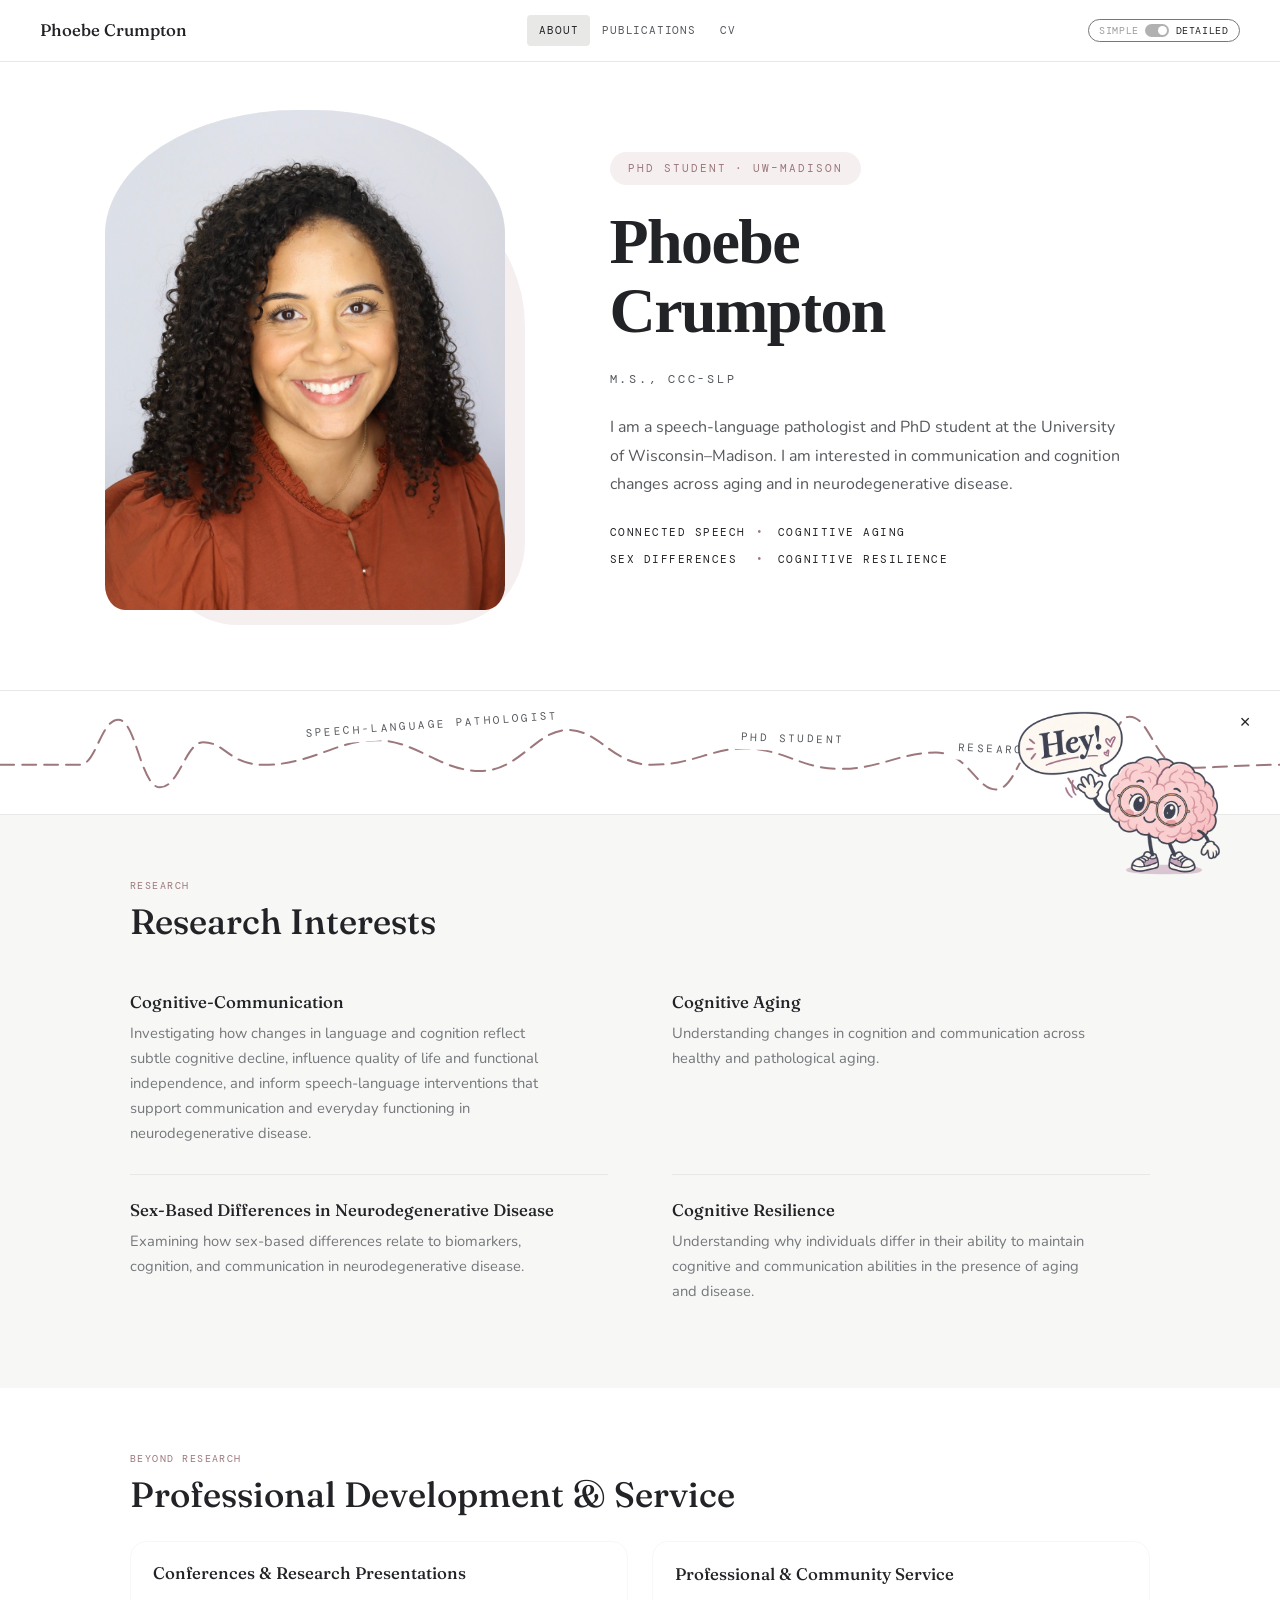
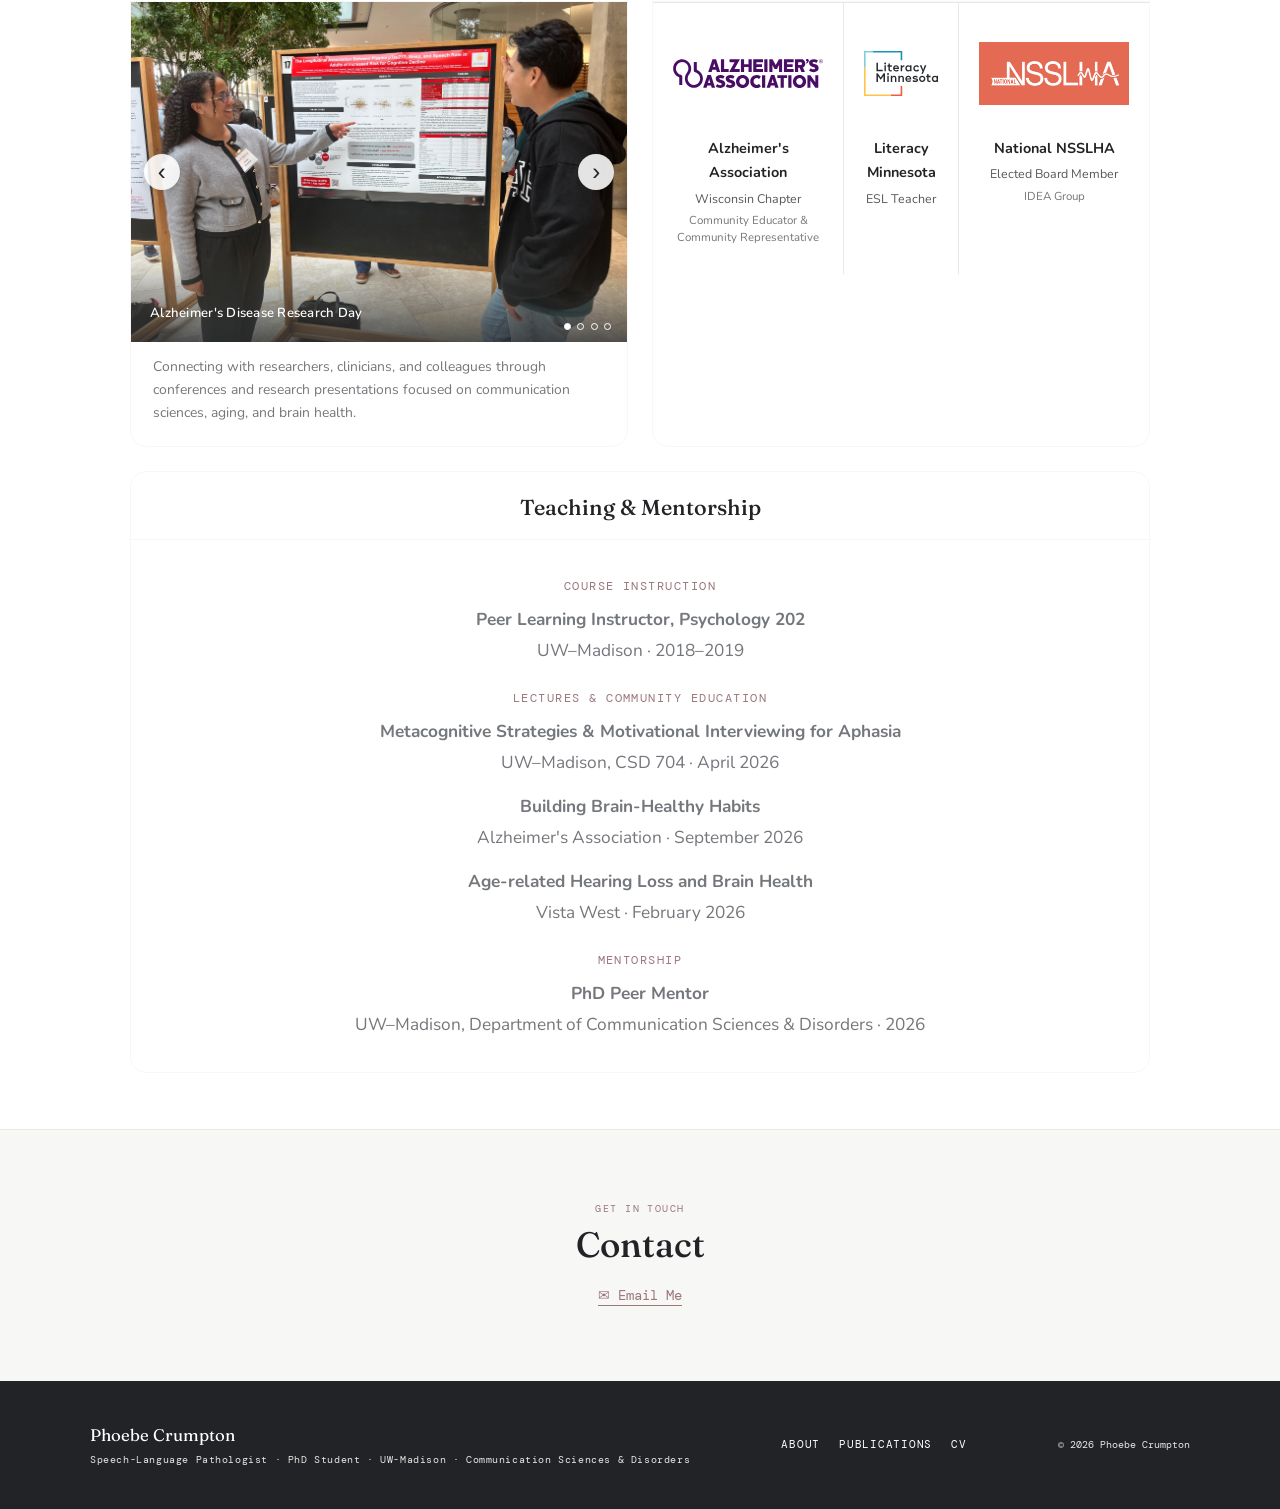
<file: index.html>
<!DOCTYPE html>
<html lang="en">
<head>
<meta charset="UTF-8"/>
<meta name="viewport" content="width=device-width, initial-scale=1.0"/>
<meta name="description" content="Phoebe Crumpton — Speech-language pathologist and PhD Student at UW-Madison researching connected speech, cognitive-communication, and Alzheimer's disease."/>
<title>Phoebe Crumpton</title>
<link rel="icon" type="image/png" href="images/GitHubFavicon.png">
<link rel="preconnect" href="https://fonts.googleapis.com"/>
<link href="https://fonts.googleapis.com/css2?family=Fraunces:ital,opsz,wght@0,9..144,300;0,9..144,500;0,9..144,700;1,9..144,400;1,9..144,600&family=Nunito:wght@300;400;500;600&family=DM+Mono:wght@300;400&display=swap" rel="stylesheet"/>
<script>if(localStorage.getItem('lang-mode')==='simple')document.documentElement.classList.add('simple-mode');</script>
<style>
  /* FINAL RESEARCH INTEREST STYLING */
.r-grid {
  display: grid !important;
  grid-template-columns: repeat(2, minmax(0, 1fr)) !important;
  gap: 0 4rem !important;
}

.r-card {
  background: transparent !important;
  border: none !important;
  border-radius: 0 !important;
  box-shadow: none !important;
  padding: 1.5rem 0 1.75rem !important;
  overflow: visible !important;
  transform: none !important;
}

.r-card::after {
  display: none !important;
  content: none !important;
}

.r-card:hover {
  transform: none !important;
  box-shadow: none !important;
}

.r-num {
  display: none !important;
}

.r-title {
  font-family: 'Fraunces', serif !important;
  font-size: 1.05rem !important;
  font-weight: 500 !important;
  color: var(--moss) !important;
  margin-bottom: .4rem !important;
}

.r-desc {
  font-family: 'Nunito', sans-serif !important;
  font-size: .92rem !important;
  line-height: 1.7 !important;
  color: var(--text-soft) !important;
  max-width: 48ch;
}

.r-card:nth-child(-n+2) {
  border-bottom: 1px solid var(--moss-pale) !important;
}

@media (max-width: 700px) {
  .r-grid {
    grid-template-columns: 1fr !important;
  }

  .r-card {
    border-bottom: 1px solid var(--moss-pale) !important;
  }
}
  
 :root {
  /* Editorial / minimalist palette */
  --moss:#222326;
  --moss-mid:#74777B;
  --moss-light:#9C777C;
  --moss-pale:#E8E8E6;
  --moss-mist:#F7F7F5;
  --cream:#FFFFFF;
  --cream-dark:#F7F7F5;
  --sand:#E8E8E6;
  --terra:#9C777C;
  --terra-pale:#F5EFF0;
  --amber:#9C777C;
  --text:#222326;
  --text-mid:#55585C;
  --text-soft:#74777B;
  --white:#FFFFFF;
  --focus:#9C777C;
}
*,*::before,*::after{box-sizing:border-box;margin:0;padding:0;}
html{scroll-behavior:smooth;}
body{font-family:'Nunito',sans-serif;background:var(--cream);color:var(--text);line-height:1.7;min-height:100vh;}

/* LANGUAGE TOGGLE */
.lang-simple{display:none;}
.simple-mode .lang-academic{display:none;}
.simple-mode .lang-simple{display:inline;}
.simple-mode div.lang-simple{display:block;}
.lang-toggle-btn{display:inline-flex;align-items:center;gap:.4rem;background:none;border:1.5px solid var(--moss-mid);border-radius:20px;padding:.28rem .65rem;font-family:'DM Mono',monospace;font-size:.65rem;letter-spacing:.06em;text-transform:uppercase;cursor:pointer;color:var(--moss);transition:background .18s,color .18s,border-color .18s;white-space:nowrap;flex-shrink:0;}
.lang-toggle-btn:hover{background:var(--moss-mist);border-color:var(--moss);}
.lang-toggle-btn[aria-checked="true"]{background:var(--moss);color:var(--white);border-color:var(--moss);}
.lang-toggle-track{width:24px;height:13px;border-radius:7px;background:currentColor;opacity:.35;position:relative;flex-shrink:0;transition:opacity .18s;}
.lang-toggle-btn[aria-checked="true"] .lang-toggle-track{opacity:.7;}
.lang-toggle-thumb{position:absolute;top:2px;left:13px;width:9px;height:9px;border-radius:50%;background:white;transition:left .18s;box-shadow:0 1px 3px rgba(0,0,0,.25);}
.lang-toggle-btn[aria-checked="true"] .lang-toggle-thumb{left:2px;}
.lang-toggle-label{transition:opacity .18s;}
.lang-toggle-detailed{opacity:1;}
.lang-toggle-simple{opacity:0.45;}
.lang-toggle-btn[aria-checked="true"] .lang-toggle-detailed{opacity:0.45;}
.lang-toggle-btn[aria-checked="true"] .lang-toggle-simple{opacity:1;}
@media(max-width:760px){.lang-toggle-btn{font-size:.58rem;padding:.22rem .5rem;}}

/* SKIP */
.skip{position:absolute;top:-100%;left:1rem;z-index:9999;background:var(--moss);color:#fff;padding:.5rem 1rem;border-radius:0 0 4px 4px;font-size:.9rem;text-decoration:none;transition:top .2s;}
.skip:focus{top:0;}
:focus-visible{outline:3px solid var(--focus);outline-offset:3px;border-radius:3px;}

/* NAV */
.main-nav{position:sticky;top:0;z-index:200;background:rgba(255,255,255,0.94);backdrop-filter:blur(14px);border-bottom:1.5px solid var(--sand);padding:0 2.5rem;height:62px;display:flex;align-items:center;justify-content:space-between;}
.nav-brand{font-family:'Fraunces',serif;font-size:1.05rem;font-weight:500;color:var(--moss);text-decoration:none;}
.nav-list{display:flex;gap:0;list-style:none;align-items:center;}
.nav-list li{list-style:none;display:flex;align-items:center;}
.nav-list li+li::before{content:'·';color:var(--text-soft);font-size:.9rem;padding:0 .15rem;}
.nav-list a{font-family:'DM Mono',monospace;font-size:.7rem;letter-spacing:.07em;text-transform:uppercase;color:var(--text-mid);text-decoration:none;padding:.4rem .75rem;border-radius:4px;transition:background .18s,color .18s;}
.nav-list a:hover{background:var(--moss-mist);color:var(--moss);}
.nav-list a.active{background:var(--moss-pale);color:var(--moss);}
.main-nav-toggle{display:none;background:none;border:1.5px solid var(--moss-pale);border-radius:4px;padding:.4rem .6rem;cursor:pointer;color:var(--moss);font-size:1.1rem;line-height:1;flex-shrink:0;}
.main-nav-toggle:focus-visible{outline:3px solid var(--focus);outline-offset:2px;}

/* HERO */
.hero{max-width:1100px;margin:0 auto;padding:4rem 2.5rem 3rem;display:grid;grid-template-columns:220px 1fr;gap:3.5rem;align-items:center;}
.photo-col{position:relative;display:flex;justify-content:center;}
.photo-wrap{position:relative;width:210px;height:255px;animation:photoFloat 5.5s ease-in-out infinite;}
.photo-ring{position:absolute;inset:0;border-radius:18px;background:var(--terra-pale);border:2.5px solid var(--terra);transform:translate(11px,11px);pointer-events:none;z-index:0;}
.photo-frame{width:210px;height:255px;border-radius:18px;overflow:hidden;border:3px solid var(--white);position:relative;z-index:1;box-shadow:0 20px 50px rgba(34,35,38,.12);}
.photo-frame img{width:100%;height:100%;object-fit:cover;object-position:top;display:block;}
@keyframes photoFloat{0%,100%{transform:translateY(0)}50%{transform:translateY(-9px)}}
.hero-eyebrow{display:inline-flex;align-items:center;gap:.5rem;font-family:'DM Mono',monospace;font-size:.7rem;letter-spacing:.12em;text-transform:uppercase;color:var(--terra);background:var(--terra-pale);padding:.3rem .85rem;border-radius:20px;margin-bottom:1rem;}
.hero-name{font-family: 'Fraunces',Georgia,serif;font-size:clamp(2.4rem,5vw,3.8rem);font-weight:700;line-height:1.05;color:var(--moss);margin-bottom:.4rem;}
.hero-name em{font-style:italic;color:var(--terra);}
.hero-pro{font-family:'DM Mono',monospace;font-size:.72rem;color:var(--text-soft);letter-spacing:.08em;margin-bottom:1.2rem;}
.hero-bio{font-size:1.05rem;color:var(--text-mid);font-weight:300;line-height:1.75;max-width:52ch;margin-bottom:1.5rem;}
.hero-bio a{color:var(--moss);font-weight:500;text-underline-offset:3px;}
.pills{display:flex;flex-wrap:wrap;gap:.45rem;margin-bottom:1.5rem;}
.pill{font-family:'DM Mono',monospace;font-size:.65rem;letter-spacing:.06em;text-transform:uppercase;padding:.28rem .72rem;border-radius:20px;background:var(--moss-mist);color:var(--moss);border:1px solid var(--moss-pale);}
.socials{display:flex;flex-wrap:wrap;gap:.5rem;list-style:none;margin-bottom:1.25rem;}
.socials li{list-style:none;}
.social{font-family:'DM Mono',monospace;font-size:.68rem;letter-spacing:.05em;text-transform:uppercase;color:var(--moss);text-decoration:none;padding:.35rem .8rem;border:1.5px solid var(--moss-pale);border-radius:6px;background:var(--white);transition:all .2s;}
.social:hover{background:var(--moss-mist);border-color:var(--moss-mid);transform:translateY(-2px);box-shadow:0 4px 12px rgba(34,35,38,.08);}

/* WAVE */
.wave{line-height:0;overflow:hidden;}
.wave-track{display:flex;width:200%;animation:wave-scroll 10s linear infinite;}
.wave-track svg{width:50%;display:block;flex-shrink:0;}
@keyframes wave-scroll{from{transform:translateX(0)}to{transform:translateX(-50%)}}

/* SECTIONS */
.section{max-width:1100px;margin:0 auto;padding:3.5rem 2.5rem;}
.bg-tinted{background:var(--cream-dark);}
.s-tag{display:inline-block;font-family:'DM Mono',monospace;font-size:.65rem;letter-spacing:.14em;text-transform:uppercase;color:var(--terra);margin-bottom:.4rem;}
.s-title{font-family:'Fraunces',serif;font-size:clamp(1.6rem,3vw,2.2rem);font-weight:500;color:var(--moss);margin-bottom:1.5rem;line-height:1.2;}

/* RESEARCH TEXT */
.research-text { max-width: 100%; }
.research-text p { font-size: 1rem; color: var(--text-mid); line-height: 1.85; font-weight: 300; }
.research-text p + p { margin-top: 1rem; }
.research-text strong { color: var(--moss); font-weight: 600; }
.research-text ul { margin: .8rem 0 1rem 0; display: flex; flex-direction: column; gap: .55rem; list-style: none; }
.research-text li { font-size: .97rem; color: var(--text-mid); line-height: 1.75; font-weight: 300; padding-left: 1.1rem; position: relative; list-style: none; }
.research-text li::before { content: '›'; position: absolute; left: 0; color: var(--terra); font-weight: 700; }

/* PRESS CALLOUT */
.press-callout{margin-top:1.5rem;}
.press-link{display:flex;align-items:center;gap:1rem;background:var(--white);border:1.5px solid var(--moss-pale);border-radius:10px;padding:.75rem 1.2rem .75rem .75rem;text-decoration:none;transition:border-color .2s,box-shadow .2s;}
.press-img{width:90px;height:68px;object-fit:cover;border-radius:6px;flex-shrink:0;}
.press-link:hover{border-color:var(--moss-mid);box-shadow:0 4px 16px rgba(34,35,38,.08);}
.press-badge{font-family:'DM Mono',monospace;font-size:.6rem;letter-spacing:.12em;text-transform:uppercase;color:var(--terra);background:var(--terra-pale);padding:.2rem .55rem;border-radius:20px;white-space:nowrap;flex-shrink:0;}
.press-title{font-size:.92rem;color:var(--moss);font-weight:500;line-height:1.4;}
.press-source{font-family:'DM Mono',monospace;font-size:.62rem;color:var(--text-soft);letter-spacing:.04em;margin-top:.15rem;}
.press-arrow{font-size:1rem;color:var(--moss-light);flex-shrink:0;margin-left:auto;padding-left:.5rem;}

/* RESEARCH INTERESTS */
.r-grid {
  display: grid;
  grid-template-columns: repeat(2, 1fr);
  column-gap: 4rem;
  row-gap: 0;
}

.r-card {
  padding: 1.6rem 0 1.8rem;
  border-bottom: 1px solid var(--moss-pale);
}

.r-card:hover {
  transform: none;
}

.r-num {
  display: none;
}

.r-title {
  font-family: 'Nunito', sans-serif;
  font-size: 1rem;
  font-weight: 600;
  color: var(--moss);
  margin-bottom: .45rem;
  line-height: 1.4;
}

.r-desc {
  font-size: .92rem;
  color: var(--text-soft);
  line-height: 1.7;
  max-width: 48ch;
}

@media (max-width: 700px) {
  .r-grid {
    grid-template-columns: 1fr;
  }
}

/* TEAM */
.team-grid{display:grid;grid-template-columns:repeat(auto-fill,minmax(210px,1fr));gap:.9rem;}
.t-card{background:var(--white);border-radius:10px;padding:1rem 1.2rem;border:1.5px solid var(--cream-dark);transition:border-color .2s,transform .2s;}
.t-card:hover{border-color:var(--moss-pale);transform:translateY(-2px);}
.t-name{font-weight:600;font-size:.9rem;color:var(--moss);margin-bottom:.1rem;}
.t-name a{color:inherit;text-underline-offset:3px;}
.t-role{font-size:.78rem;color:var(--text-soft);}
.t-card--advisor{border-color:var(--terra);}
.t-card--advisor:hover{border-color:var(--terra);}
.t-card--advisor .t-role{color:var(--terra);font-weight:500;}
.t-card--faculty{border-color:#a8c4de;}
.t-card--faculty:hover{border-color:#3d6a90;}
.t-card--faculty .t-role{color:#3d6a90;}
.t-card--grad{border-color:var(--moss-pale);}
.t-card--grad:hover{border-color:var(--moss-mid);}
.t-card--grad .t-role{color:var(--moss-mid);}
.t-card--undergrad{border-color:#e8d06a;}
.t-card--undergrad:hover{border-color:#b89010;}
.t-card--undergrad .t-role{color:#8a6c0c;}
.team-groups{display:flex;flex-direction:column;gap:1rem;}
.team-legend{display:flex;flex-wrap:wrap;gap:.75rem 1.5rem;margin-bottom:1.1rem;}
.legend-item{display:flex;align-items:center;gap:.4rem;font-size:.74rem;color:var(--text-soft);font-family:'DM Mono',monospace;letter-spacing:.04em;text-transform:uppercase;}
.legend-dot{width:9px;height:9px;border-radius:50%;flex-shrink:0;}

/* ═══════════════════════════════════
   HOBBIES — NEW GALLERY LAYOUT
   ═══════════════════════════════════ */
.hobbies-grid {
  display: grid;
  grid-template-columns: 1fr 1fr;
  gap: 1.5rem;
}

.hobby-card {
  background: var(--white);
  border-radius: 16px;
  overflow: hidden;
  border: 1.5px solid var(--cream-dark);
  transition: transform .22s, box-shadow .22s;
}

  /* Make Teaching & Mentorship full width */
.hobbies-grid > .hobby-card:last-child {
  grid-column: 1 / -1;
}
  
.hobby-card:hover {
  transform: translateY(-3px);
  box-shadow: 0 12px 36px rgba(34,35,38,.08);
}

/* Header strip with emoji + title */
.hobby-header {
  padding: 1.1rem 1.4rem .8rem;
  display: flex;
  align-items: center;
  gap: .6rem;
  border-bottom: 1px solid var(--cream-dark);
}
.hobby-emoji {
  flex-shrink: 0;
  width: 75px;
  height: 75px;
}
.hobby-emoji img {
  width: 75px;
  height: 75px;
  object-fit: contain;
}
.hobby-title {
  font-family: 'Fraunces', serif;
  font-size: 1.05rem;
  font-weight: 500;
  color: var(--moss);
}

/* PHOTO MOSAIC */
.hobby-mosaic {
  display: grid;
  gap: 2px;
  background: var(--cream-dark);
}

/* Parks: 3 columns top row + wide bottom */
.mosaic-parks {
  grid-template-columns: 1fr 1fr 1fr;
  grid-template-rows: 130px 130px 130px;
}
.mosaic-parks .p1 { grid-column: 1; grid-row: 1; }
.mosaic-parks .p2 { grid-column: 2; grid-row: 1; }
.mosaic-parks .p3 { grid-column: 3; grid-row: 1; }
.mosaic-parks .p4 { grid-column: 1; grid-row: 2; }
.mosaic-parks .p5 { grid-column: 2; grid-row: 2; }
.mosaic-parks .p6 { grid-column: 3; grid-row: 2; }
.mosaic-parks .p7 { grid-column: 1; grid-row: 3; }
.mosaic-parks .p8 { grid-column: 2; grid-row: 3; }
.mosaic-parks .p9 { grid-column: 3; grid-row: 3; }

/* Sewing: 3-col 1-row */
.mosaic-sewing {
  grid-template-columns: 1fr 1fr 1fr;
  grid-template-rows: 220px;
}
.mosaic-sewing .s1 { grid-column: 1; grid-row: 1; }
.mosaic-sewing .s2 { grid-column: 2; grid-row: 1; }
.mosaic-sewing .s3 { grid-column: 3; grid-row: 1; }

/* Baking: tall left + stacked right */
.mosaic-baking {
  grid-template-columns: 1fr 1fr;
  grid-template-rows: 160px 160px;
}
.mosaic-baking .b1 { grid-column: 1; grid-row: 1 / -1; }
.mosaic-baking .b2 { grid-column: 2; grid-row: 1; }
.mosaic-baking .b3 { grid-column: 2; grid-row: 2; }

/* Shared image style */
.hobby-mosaic img {
  width: 100%;
  height: 100%;
  object-fit: cover;
  display: block;
  transition: transform .45s ease, filter .3s;
}
.hobby-card:hover .hobby-mosaic img {
  transform: scale(1.04);
  filter: brightness(1.04);
}

/* Caption */
.hobby-body {
  padding: .9rem 1.4rem 1.3rem;
}
.hobby-desc {
  font-size: .87rem;
  color: var(--text-soft);
  line-height: 1.65;
}


/* Teaching & Mentorship typography */
.hobbies-grid > .hobby-card:last-child .hobby-desc {
  font-size: 1.08rem;
  line-height: 1.8;
}

.hobbies-grid > .hobby-card:last-child .s-tag {
  font-size: .78rem;
  letter-spacing: .12em;
}

.hobbies-grid > .hobby-card:last-child .hobby-title {
  font-size: 1.35rem;
}

.hobbies-grid > .hobby-card:last-child .hobby-body {
  padding: 2rem;
}


/* Parks count badge */
.park-count {
  display: inline-flex;
  align-items: center;
  gap: .3rem;
  font-family: 'DM Mono', monospace;
  font-size: .62rem;
  letter-spacing: .07em;
  text-transform: uppercase;
  color: var(--moss);
  background: var(--moss-mist);
  border: 1px solid var(--moss-pale);
  padding: .2rem .6rem;
  border-radius: 20px;
  margin-top: .5rem;
  display: inline-block;
}

/* Reading card — no images, bigger text feel */
.hobby-card.reading .hobby-body {
  padding: 1.2rem 1.4rem 1.4rem;
}
.bklist {
  list-style: none;
  margin-top: .6rem;
  display: flex;
  flex-direction: column;
  gap: .3rem;
}
.bklist li {
  font-size: .83rem;
  color: var(--text-mid);
  padding-left: .9rem;
  position: relative;
  font-style: italic;
  line-height: 1.4;
}
.bklist li::before {
  content: '›';
  position: absolute;
  left: 0;
  color: var(--terra);
  font-style: normal;
  font-weight: 700;
}

/* VISION */
.vision{background:linear-gradient(135deg,var(--moss) 0%,#45464a 100%);border-radius:20px;padding:3rem 3.5rem;color:var(--white);position:relative;overflow:hidden;}
.vision::before{content:'';position:absolute;top:-40%;right:-8%;width:480px;height:480px;background:radial-gradient(circle,rgba(255,255,255,.07) 0%,transparent 70%);border-radius:50%;}
.vision .s-tag{color:var(--moss-pale);}
.vision .s-title{color:var(--white);}
.vision p{color:rgba(255,255,255,.82);font-size:1rem;line-height:1.8;}
.vision p+p{margin-top:.9rem;}
.vision a{color:var(--moss-pale);}

/* FOOTER */
footer{background:var(--moss);color:var(--moss-pale);padding:2.5rem;}
.fi{max-width:1100px;margin:0 auto;display:flex;align-items:center;justify-content:space-between;flex-wrap:wrap;gap:1.2rem;}
.fn{font-family:'Fraunces',serif;font-size:1.05rem;color:var(--white);}
.fs{font-family:'DM Mono',monospace;font-size:.62rem;color:var(--moss-pale);margin-top:.15rem;letter-spacing:.06em;}
.fl{display:flex;gap:1.2rem;flex-wrap:wrap;}
.fl a{font-family:'DM Mono',monospace;font-size:.66rem;letter-spacing:.07em;text-transform:uppercase;color:var(--white);text-decoration:none;transition:color .18s;}
.fl a:hover{color:var(--moss-pale);}
.fc{font-family:'DM Mono',monospace;font-size:.62rem;color:var(--moss-pale);}

/* REVEAL */
.fu{opacity:1;transform:none;transition:opacity .6s ease,transform .6s ease;}
.fu.animate{opacity:0;transform:translateY(20px);will-change:transform,opacity;}
.fu.animate.in{opacity:1;transform:none;will-change:auto;}
@keyframes showContent{to{opacity:1;transform:none;}}
.fu{animation:showContent 0s 1.5s forwards;}
@media(prefers-reduced-motion:reduce){.fu,.fu.animate,.fu.animate.in{opacity:1;transform:none;transition:none;animation:none;will-change:auto;}}

/* RESPONSIVE */
@media(max-width:860px){
  .hobbies-grid { grid-template-columns: 1fr; }
  .mosaic-parks { grid-template-rows: 110px 110px 110px; }
}
@media(max-width:760px){
  .hero{grid-template-columns:1fr;gap:2rem;padding:2.5rem 1.5rem;}
  .photo-col{justify-content:flex-start;}
  .photo-ring{display:none;}
  .photo-wrap{width:170px;height:205px;}
  .photo-frame{width:170px;height:205px;}
  .section{padding:2.5rem 1.5rem;}
  .vision{padding:2rem 1.5rem;}
  .main-nav{padding:0;height:auto;flex-wrap:wrap;gap:0;}
  .nav-brand{display:none;}
  .main-nav-toggle{display:none;}
  .nav-list{display:flex;width:100%;height:auto;flex-wrap:wrap;gap:0;overflow:visible;position:static;background:transparent;border:none;box-shadow:none;padding:0;border-bottom:1.5px solid var(--sand);}
  .nav-list a{flex:1 1 auto;text-align:center;font-size:.7rem;padding:.55rem .4rem;white-space:nowrap;}
  .lang-toggle-btn{flex:0 0 100%;width:100%;border-radius:0;border:none;border-top:1.5px solid var(--sand);padding:.45rem 1.25rem;justify-content:center;font-size:.65rem;}
  .lang-toggle-label{display:inline;}
  .bklist { grid-template-columns: 1fr; }
}
  /* Brain welcome popup */
.brain-greeting {
  position: fixed;
  right: 1.25rem;
  bottom: 1.25rem;
  width: min(260px, 70vw);
  z-index: 9999;

  opacity: 0;
  transform: translateY(30px) scale(0.92);
  pointer-events: none;

  transition:
    opacity 0.4s ease,
    transform 0.4s ease;
}

.brain-greeting.show {
  opacity: 1;
  transform: translateY(0) scale(1);
  pointer-events: auto;
}

.brain-greeting img {
  display: block;
  width: 100%;
  height: auto;
}

.brain-bubble {
  position: absolute;
  top: -10px;
  left: -10px;
  background: var(--white);
  color: var(--terra);
  font-weight: 700;
  font-size: 1rem;
  padding: 0.55rem 0.8rem;
  border-radius: 16px;
  box-shadow: 0 6px 20px rgba(47, 52, 55, 0.15);
}

.brain-close {
  position: absolute;
  top: 0;
  right: 0;
  width: 30px;
  height: 30px;
  border: none;
  border-radius: 50%;
  background: rgba(255,255,255,0.92);
  color: var(--text);
  font-size: 1.15rem;
  cursor: pointer;
  z-index: 2;
}

@media (max-width: 600px) {
  .brain-greeting {
    width: 190px;
    right: 0.75rem;
    bottom: 0.75rem;
  }
}

@media (prefers-reduced-motion: reduce) {
  .brain-greeting {
    transition: none;
  }
}
  /* CONFERENCE CAROUSEL */
.conference-carousel {
  position: relative;
  width: 100%;
  height: 340px;
  overflow: hidden;
  background: var(--cream-dark);
}

.conference-slide {
  position: absolute;
  inset: 0;
  opacity: 0;
  transition: opacity .6s ease;
  pointer-events: none;
}

.conference-slide.active {
  opacity: 1;
  pointer-events: auto;
}

.conference-slide img {
  width: 100%;
  height: 100%;
  object-fit: cover;
  display: block;
}

.conference-caption {
  position: absolute;
  left: 0;
  right: 0;
  bottom: 0;
  padding: 3rem 1.2rem 1.1rem;
  background: linear-gradient(
    to top,
    rgba(35, 39, 42, .78),
    transparent
  );
  color: white;
  font-family: 'Nunito', sans-serif;
  font-size: .82rem;
  font-weight: 600;
  letter-spacing: .02em;
}

/* Previous + next arrows */
.carousel-arrow {
  position: absolute;
  top: 50%;
  transform: translateY(-50%);
  z-index: 5;
  width: 36px;
  height: 36px;
  border: none;
  border-radius: 50%;
  background: rgba(255,255,255,.88);
  color: var(--moss);
  font-size: 1.5rem;
  line-height: 1;
  cursor: pointer;
  box-shadow: 0 2px 10px rgba(0,0,0,.12);
  transition: background .2s ease, transform .2s ease;
}

.carousel-arrow:hover {
  background: white;
  transform: translateY(-50%) scale(1.06);
}

.carousel-prev {
  left: .8rem;
}

.carousel-next {
  right: .8rem;
}

/* Navigation dots */
.carousel-dots {
  position: absolute;
  z-index: 6;
  bottom: .75rem;
  right: 1rem;
  display: flex;
  gap: .4rem;
}

.carousel-dot {
  width: 7px;
  height: 7px;
  padding: 0;
  border: 1px solid white;
  border-radius: 50%;
  background: transparent;
  cursor: pointer;
}

.carousel-dot.active {
  background: white;
}

@media (max-width: 600px) {
  .conference-carousel {
    height: 260px;
  }
}
/* PROFESSIONAL & COMMUNITY SERVICE */
.service-grid {
  display: grid;
  grid-template-columns: repeat(3, 1fr);
  border-top: 1px solid var(--moss-pale);
}

.service-item {
  padding: 1.75rem 1.25rem;
  text-align: center;
  border-right: 1px solid var(--moss-pale);
}

.service-item:last-child {
  border-right: none;
}

.service-logo {
  height: 85px;
  display: flex;
  align-items: center;
  justify-content: center;
  margin-bottom: 1.25rem;
}

.service-logo img {
  display: block;
  max-width: 150px;
  max-height: 75px;
  width: auto;
  height: auto;
  object-fit: contain;
}

.service-item h4 {
  margin: 0 0 .3rem;
  font-family: 'Nunito', sans-serif;
  font-size: .9rem;
  font-weight: 700;
  color: var(--text);
}

.service-item p {
  margin: 0;
  font-size: .78rem;
  line-height: 1.5;
  color: var(--text-mid);
}

.service-item span {
  display: block;
  margin-top: .25rem;
  font-size: .72rem;
  line-height: 1.45;
  color: var(--text-soft);
}

@media (max-width: 700px) {
  .service-grid {
    grid-template-columns: 1fr;
  }

  .service-item {
    border-right: none;
    border-bottom: 1px solid var(--moss-pale);
  }

  .service-item:last-child {
    border-bottom: none;
  }
}



/* =====================================================
   NEW PHOEBE HERO
   ===================================================== */

.hero-new {
  position: relative;
  background: var(--cream);
  overflow: hidden;
  padding: 0;
}


/* ---------- ANIMATED SPEECH WAVE ---------- */

.speech-wave {
  position: relative;
  width: 100%;
  height: 125px;
  margin-top: 3rem;
  border-top: 1px solid var(--sand);
  border-bottom: 1px solid var(--sand);
}

.speech-wave svg {
  position: absolute;
  inset: 0;
  width: 100%;
  height: 100%;
  overflow: visible;
}

.speech-wave-line {
  fill: none;
  stroke: var(--terra);
  stroke-width: 2;
  stroke-linecap: round;
  vector-effect: non-scaling-stroke;
  stroke-dasharray: 14 8;
  animation: waveTravel 8s linear infinite;
}

@keyframes waveTravel {
  from {
    stroke-dashoffset: 0;
  }
  to {
    stroke-dashoffset: -220;
  }
}


/* ---------- WORDS ALONG THE WAVE ---------- */

.wave-label {
  position: absolute;
  background: var(--cream);
  padding: .2rem .7rem;
  font-family: 'DM Mono', monospace;
  font-size: .68rem;
  font-weight: 400;
  letter-spacing: .22em;
  text-transform: uppercase;
  color: var(--text-mid);
  white-space: nowrap;
}

.wave-label-one {
  left: 23%;
  top: 21px;
  transform: rotate(-4deg);
}

.wave-label-two {
  left: 57%;
  top: 35px;
  transform: rotate(2deg);
}

.wave-label-three {
  left: 74%;
  top: 46px;
  transform: rotate(3deg);
}


/* ---------- MAIN HERO LAYOUT ---------- */

.hero-new-inner {
  width: min(1100px, 88%);
  margin: 0 auto;
  display: grid;
  grid-template-columns: minmax(280px, 430px) minmax(320px, 1fr);
  align-items: center;
  gap: clamp(3rem, 7vw, 7rem);
  padding-top: 3rem;
  padding-bottom: 2rem;
}


/* ---------- PHOTO ---------- */

.hero-portrait-wrap {
  position: relative;
  width: 100%;
  max-width: 400px;
  margin: 0 auto;
}

.hero-portrait-wrap::before {
  content: "";
  position: absolute;
  width: 92%;
  height: 92%;
  left: 13%;
  top: 11%;
  background: var(--terra-pale);
  border-radius: 48% 48% 22% 22% / 35% 35% 18% 18%;
  z-index: 0;
}

.hero-portrait-placeholder {
  position: relative;
  z-index: 1;
  width: 100%;
  aspect-ratio: 4 / 5;
  display: flex;
  align-items: center;
  justify-content: center;
  background: linear-gradient(
    145deg,
    var(--moss-mist),
    var(--terra-pale)
  );
  border-radius: 48% 48% 5% 5% / 25% 25% 5% 5%;
  overflow: hidden;
}

.hero-portrait-placeholder span {
  font-family: 'DM Mono', monospace;
  font-size: .7rem;
  letter-spacing: .15em;
  text-transform: uppercase;
  color: var(--text-soft);
}


/* ---------- HERO TEXT ---------- */

.hero-new-text {
  max-width: 570px;
}

.hero-pill {
  display: inline-block;
  background: var(--terra-pale);
  color: var(--terra);
  border-radius: 999px;
  padding: .45rem 1.15rem;
  margin-bottom: 1.4rem;
  font-family: 'DM Mono', monospace;
  font-size: .68rem;
  font-weight: 400;
  letter-spacing: .18em;
  text-transform: uppercase;
}

.hero-new-name {
  font-family: Georgia, 'Times New Roman', serif;
  font-size: clamp(3rem, 5vw, 5rem);
  font-weight: 700;
  line-height: 1.08;
  letter-spacing: -0.025em;
  color: var(--text);
  margin: 0 0 1.5rem;
}

.hero-new-credentials {
  font-family: 'DM Mono', monospace;
  font-size: .78rem;
  font-weight: 400;
  letter-spacing: .22em;
  text-transform: uppercase;
  color: var(--text-mid);
  margin-bottom: 1.4rem;
}

.hero-new-bio {
  max-width: 52ch;
  font-family: 'Nunito', sans-serif;
  font-size: 1rem;
  line-height: 1.8;
  color: var(--text-mid);
  margin-bottom: 1.5rem;
}


/* ---------- RESEARCH TOPICS ---------- */

.hero-topics {
  display: grid;
  grid-template-columns: repeat(2, max-content);
  gap: .5rem 2rem;
}

.hero-topics span {
  position: relative;
  font-family: 'DM Mono', monospace;
  font-size: .68rem;
  letter-spacing: .14em;
  text-transform: uppercase;
  color: var(--text);
}

.hero-topics span::after {
  content: "•";
  position: absolute;
  right: -1.15rem;
  color: var(--terra);
}

.hero-topics span:nth-child(even)::after {
  display: none;
}


/* ---------- MOBILE ---------- */

@media (max-width: 800px) {

  .speech-wave {
    height: 95px;
  }

  .wave-label {
    font-size: .52rem;
    letter-spacing: .12em;
  }

  .wave-label-one {
    left: 7%;
  }

  .wave-label-two {
    left: 52%;
  }

  .wave-label-three {
    display: none;
  }

  .hero-new-inner {
    grid-template-columns: 1fr;
    gap: 3rem;
    width: min(88%, 520px);
  }

  .hero-portrait-wrap {
    max-width: 330px;
  }

  .hero-new-name {
    font-size: clamp(3.5rem, 16vw, 5rem);
  }

  .hero-topics {
    grid-template-columns: 1fr;
  }

  .hero-topics span::after {
    display: none;
  }
}


/* ---------- REDUCED MOTION ---------- */

@media (prefers-reduced-motion: reduce) {
  .speech-wave-line {
    animation: none;
  }
}

  


/* Center Teaching & Mentorship without changing the other cards */
.hobbies-grid > .hobby-card:last-child .hobby-header { justify-content: center; text-align: center; }
.hobbies-grid > .hobby-card:last-child .hobby-body { max-width: 760px; margin: 0 auto; text-align: center; }
.hobbies-grid > .hobby-card:last-child .hobby-desc { max-width: none; }

/* Separate, centered contact section */
.contact-section {
  border-top: 1px solid var(--sand);
  background: var(--cream-dark);
  padding: 4rem 1.5rem 4.5rem;
  text-align: center;
}
.contact-inner { max-width: 720px; margin: 0 auto; }
.contact-inner .s-title { margin-bottom: 1rem; }
.contact-email {
  color: var(--terra);
  font-family: 'DM Mono', monospace;
  font-size: .85rem;
  text-decoration: underline;
  text-underline-offset: 5px;
}
.contact-email:hover { color: var(--moss); }

</style>

</head>
<body>
  <div id="brain-greeting" class="brain-greeting" aria-live="polite">
  <button class="brain-close" aria-label="Close greeting">×</button>
  <img src="images/brainwebsite.png" alt="Friendly brain mascot waving">
</div>

  <script>
  window.addEventListener('load', () => {
    const brain = document.getElementById('brain-greeting');
    const closeButton = brain.querySelector('.brain-close');

    // Brain pops up after 0.7 seconds
    setTimeout(() => {
      brain.classList.add('show');
    }, 700);

    // Brain disappears after 5 seconds
    const hideBrain = setTimeout(() => {
      brain.classList.remove('show');
    }, 5000);

    // Let visitors close it early
    closeButton.addEventListener('click', () => {
      clearTimeout(hideBrain);
      brain.classList.remove('show');
    });
  });
</script>


<a href="#main" class="skip">Skip to main content</a>

<nav class="main-nav" aria-label="Main navigation">
<a href="index.html" class="nav-brand">Phoebe Crumpton</a>
  <ul class="nav-list" role="list">
    <a href="index.html" class="active" aria-current="page">About</a>
    <a href="publications.html">Publications</a>
    <!-- Portfolio navigation hidden temporarily; restore this link when ready: <a href="portfolio.html">Portfolio</a> -->
    <a href="cv.html">CV</a>
  </ul>
  <button id="lang-toggle" class="lang-toggle-btn" role="switch" aria-checked="false" aria-label="Toggle between simple and detailed language">
    <span class="lang-toggle-label lang-toggle-simple">Simple</span>
    <span class="lang-toggle-track"><span class="lang-toggle-thumb"></span></span>
    <span class="lang-toggle-label lang-toggle-detailed">Detailed</span>
  </button>
</nav>

<main id="main">

<!-- HERO -->
<section class="hero-new">

  <!-- HERO CONTENT -->
  <div class="hero-new-inner">

<!-- PHOTO -->
<div class="hero-portrait-wrap">
  <div class="hero-portrait-placeholder">
    <img
      src="images/heashot1.JPG"
      alt="Portrait of Phoebe Crumpton"
      style="width:100%;height:100%;object-fit:cover;object-position:center top;display:block;"
    >
  </div>
</div>


    <!-- INTRO -->
    <div class="hero-new-text">

      <div class="hero-pill">
        PhD Student · UW–Madison
      </div>

      <h1 class="hero-new-name">
        Phoebe<br>Crumpton
      </h1>

      <p class="hero-new-credentials">
        M.S., CCC-SLP
      </p>

      <p class="hero-new-bio">
        I am a speech-language pathologist and PhD student at the
        University of Wisconsin–Madison. I am interested in communication and
        cognition changes across aging and in neurodegenerative disease.
      </p>

      <div class="hero-topics">
        <span>Connected Speech</span>
        <span>Cognitive Aging</span>
        <span>Sex Differences</span>
        <span>Cognitive Resilience</span>
      </div>

    </div>

  </div>

  <!-- ANIMATED SPEECH WAVE -->
  <div class="speech-wave" aria-hidden="true">
    <svg viewBox="0 0 1600 120" preserveAspectRatio="none">
      <path class="speech-wave-line"
        d="M0,72
           C55,72 75,72 100,72
           C120,72 126,28 148,28
           C170,28 176,94 200,94
           C224,94 232,50 254,50
           C282,50 286,72 330,72
           C390,72 420,48 470,48
           C520,48 550,78 600,78
           C650,78 670,38 710,38
           C750,38 765,72 815,72
           C865,72 890,56 930,56
           C980,56 1000,76 1050,76
           C1100,76 1125,60 1170,60
           C1210,60 1220,96 1245,96
           C1270,96 1278,48 1300,48
           C1325,48 1330,98 1355,98
           C1380,98 1388,25 1412,25
           C1438,25 1445,75 1480,75
           C1520,75 1550,72 1600,72"/>
    </svg>

    <div class="wave-label wave-label-one">
      Speech-Language Pathologist
    </div>

    <div class="wave-label wave-label-two">
      PhD Student
    </div>

    <div class="wave-label wave-label-three">
      Researcher
    </div>
  </div>



</section>

  
<!-- RESEARCH -->
<div class="bg-tinted">
  <div class="section">
    <p class="s-tag fu">Research</p>
    <h2 class="s-title fu">Research Interests</h2>

    <div class="r-grid">

  <article class="r-card fu">
    <div class="r-num">01</div>
    <h3 class="r-title">Cognitive-Communication</h3>
    <p class="r-desc">
      Investigating how changes in language and cognition reflect subtle cognitive decline, influence quality of life and functional independence, and inform speech-language interventions that support communication and everyday functioning in neurodegenerative disease.
    </p>
  </article>

  <article class="r-card fu">
    <div class="r-num">02</div>
    <h3 class="r-title">Cognitive Aging</h3>
    <p class="r-desc">
      Understanding changes in cognition and communication across healthy and pathological aging.
    </p>
  </article>

  <article class="r-card fu">
    <div class="r-num">03</div>
    <h3 class="r-title">Sex-Based Differences in Neurodegenerative Disease</h3>
    <p class="r-desc">
      Examining how sex-based differences relate to biomarkers, cognition, and communication in neurodegenerative disease.
    </p>
  </article>

  <article class="r-card fu">
    <div class="r-num">04</div>
    <h3 class="r-title">Cognitive Resilience</h3>
    <p class="r-desc">
      Understanding why individuals differ in their ability to maintain cognitive and communication abilities in the presence of aging and disease.
    </p>
  </article>

</div>
  </div>
</div>
  

  <!-- PROFESSIONAL DEVELOPMENT -->
<div class="section">

  <p class="s-tag fu">Beyond Research</p>
  <h2 class="s-title fu">Professional Development &amp; Service</h2>

  <div class="hobbies-grid">

<!-- CONFERENCE ATTENDANCE -->
<article class="hobby-card fu">

  <div class="hobby-header">
<h3 class="hobby-title">Conferences &amp; Research Presentations</h3>
  </div>

 <div class="conference-carousel" id="conference-carousel">

  <div class="conference-slide active">
    <img src="images/ADRD.jpeg" alt="Alzheimer's Disease Research Day">
    <div class="conference-caption">Alzheimer's Disease Research Day</div>
  </div>

  <div class="conference-slide">
    <img src="images/ASHA2023.jpeg" alt="ASHA Convention">
    <div class="conference-caption">ASHA Convention</div>
  </div>

  <div class="conference-slide">
    <img src="images/CASC.jpg" alt="Cognition, Aging, and Speech Communication Conference">
    <div class="conference-caption">Cognition, Aging, and Speech Communication Conference</div>
  </div>

<div class="conference-slide">
  <img src="images/ASHA2026_2.jpeg" alt="ASHA Convention 2026">
  <div class="conference-caption">ASHA Convention · 2026</div>
</div>

  <button class="carousel-arrow carousel-prev"
          type="button"
          aria-label="Previous photo">‹</button>

  <button class="carousel-arrow carousel-next"
          type="button"
          aria-label="Next photo">›</button>

  <div class="carousel-dots" aria-label="Conference and presentation photos">
    <button class="carousel-dot active" type="button" aria-label="Photo 1"></button>
    <button class="carousel-dot" type="button" aria-label="Photo 2"></button>
    <button class="carousel-dot" type="button" aria-label="Photo 3"></button>
    <button class="carousel-dot" type="button" aria-label="Photo 4"></button>
  </div>

</div>

<div class="hobby-body">
  <p class="hobby-desc">
    Connecting with researchers, clinicians, and colleagues through conferences and research presentations focused on communication sciences, aging, and brain health.
  </p>
</div>

</article>

<!-- PROFESSIONAL & COMMUNITY SERVICE -->
<article class="hobby-card fu">

  <div class="hobby-header">
    <h3 class="hobby-title">Professional &amp; Community Service</h3>
  </div>

  <div class="service-grid">

    <div class="service-item">
      <div class="service-logo">
        <img src="images/alz-stacked-purple.svg"
             alt="Alzheimer's Association">
      </div>
      <h4>Alzheimer's Association</h4>
      <p>Wisconsin Chapter</p>
      <span>Community Educator &amp; Community Representative</span>
    </div>

  <div class="service-item">
  <div class="service-logo">
    <img src="images/litmn_logo-original.svg"
         alt="Literacy Minnesota">
  </div>
  <h4>Literacy Minnesota</h4>
  <p>ESL Teacher</p>
</div>

   <div class="service-item">
  <div class="service-logo">
    <img src="images/nsshla.png"
         alt="National NSSLHA">
  </div>
  <h4>National NSSLHA</h4>
  <p>Elected Board Member</p>
  <span>IDEA Group</span>
</div>

  </div>

</article>


<!-- TEACHING -->
<article class="hobby-card fu">

  <div class="hobby-header">
    <h3 class="hobby-title">Teaching &amp; Mentorship</h3>
  </div>

  <div class="hobby-body">

    <p class="s-tag">Course Instruction</p>
    <p class="hobby-desc">
      <strong>Peer Learning Instructor, Psychology 202</strong><br>
      UW–Madison · 2018–2019
    </p>

    <p class="s-tag" style="margin-top:1.4rem;">
      Lectures &amp; Community Education
    </p>

    <p class="hobby-desc">
      <strong>Metacognitive Strategies &amp; Motivational Interviewing for Aphasia</strong><br>
      UW–Madison, CSD 704 · April 2026
    </p>

    <p class="hobby-desc" style="margin-top:.8rem;">
      <strong>Building Brain-Healthy Habits</strong><br>
      Alzheimer's Association · September 2026
    </p>

    <p class="hobby-desc" style="margin-top:.8rem;">
      <strong>Age-related Hearing Loss and Brain Health</strong><br>
      Vista West · February 2026
    </p>

    <p class="s-tag" style="margin-top:1.4rem;">
      Mentorship
    </p>

    <p class="hobby-desc">
      <strong>PhD Peer Mentor</strong><br>
      UW–Madison, Department of Communication Sciences &amp; Disorders · 2026
    </p>

  </div>

</article>

  </div><!-- end professional development grid -->
</div><!-- end professional development section -->

<section class="contact-section" aria-labelledby="contact-heading">
  <div class="contact-inner">
    <p class="s-tag">Get in Touch</p>
    <h2 class="s-title" id="contact-heading">Contact</h2>
    <a class="contact-email" href="mailto:pcrumpton@wisc.edu" aria-label="Email Phoebe Crumpton">✉ Email Me</a>
  </div>
</section>
</main>

<footer>
  <div class="fi">
    <div>
<div class="fn">Phoebe Crumpton</div>
<div class="fs"> Speech-Language Pathologist · PhD Student · UW-Madison · Communication Sciences &amp; Disorders</div>
    </div>
    <nav class="fl" aria-label="Footer navigation">
      <a href="index.html">About</a>
      <a href="publications.html">Publications</a>
      <!-- Portfolio navigation hidden temporarily; restore this link when ready: <a href="portfolio.html">Portfolio</a> -->
      <a href="cv.html">CV</a>
    </nav>
<div class="fc">© 2026 Phoebe Crumpton</div>  </div>
</footer>

<script>
  const obs = new IntersectionObserver(entries => {
    entries.forEach((e,i) => {
      if(e.isIntersecting){ setTimeout(() => e.target.classList.add('in'), i*80); obs.unobserve(e.target); }
    });
  },{threshold:0.15});
  document.querySelectorAll('.fu').forEach(el => { el.classList.add('animate'); obs.observe(el); });
  const mnToggle = document.querySelector('.main-nav-toggle');
  const mnList = document.querySelector('.nav-list');
  if (mnToggle && mnList) {
    mnToggle.addEventListener('click', () => {
      const open = mnList.classList.toggle('open');
      mnToggle.setAttribute('aria-expanded', open);
    });
    document.addEventListener('click', e => {
      if (!e.target.closest('.main-nav')) {
        mnList.classList.remove('open');
        mnToggle.setAttribute('aria-expanded', false);
      }
    });
  }
</script>
<script src="scripts/cursor-tip.js"></script>
<script src="scripts/lang-toggle.js"></script>
<script>
  document.addEventListener('DOMContentLoaded', () => {
    const carousel = document.getElementById('conference-carousel');
    if (!carousel) return;

    const slides = carousel.querySelectorAll('.conference-slide');
    const dots = carousel.querySelectorAll('.carousel-dot');
    const prev = carousel.querySelector('.carousel-prev');
    const next = carousel.querySelector('.carousel-next');

    let currentSlide = 0;
    let carouselTimer;

    function showSlide(index) {
      slides[currentSlide].classList.remove('active');
      dots[currentSlide].classList.remove('active');

      currentSlide = (index + slides.length) % slides.length;

      slides[currentSlide].classList.add('active');
      dots[currentSlide].classList.add('active');
    }

    function startCarousel() {
      clearInterval(carouselTimer);

      carouselTimer = setInterval(() => {
        showSlide(currentSlide + 1);
      }, 5000);
    }

    next.addEventListener('click', () => {
      showSlide(currentSlide + 1);
      startCarousel();
    });

    prev.addEventListener('click', () => {
      showSlide(currentSlide - 1);
      startCarousel();
    });

    dots.forEach((dot, index) => {
      dot.addEventListener('click', () => {
        showSlide(index);
        startCarousel();
      });
    });

    startCarousel();
  });
</script>

</body>
</html>
</file>
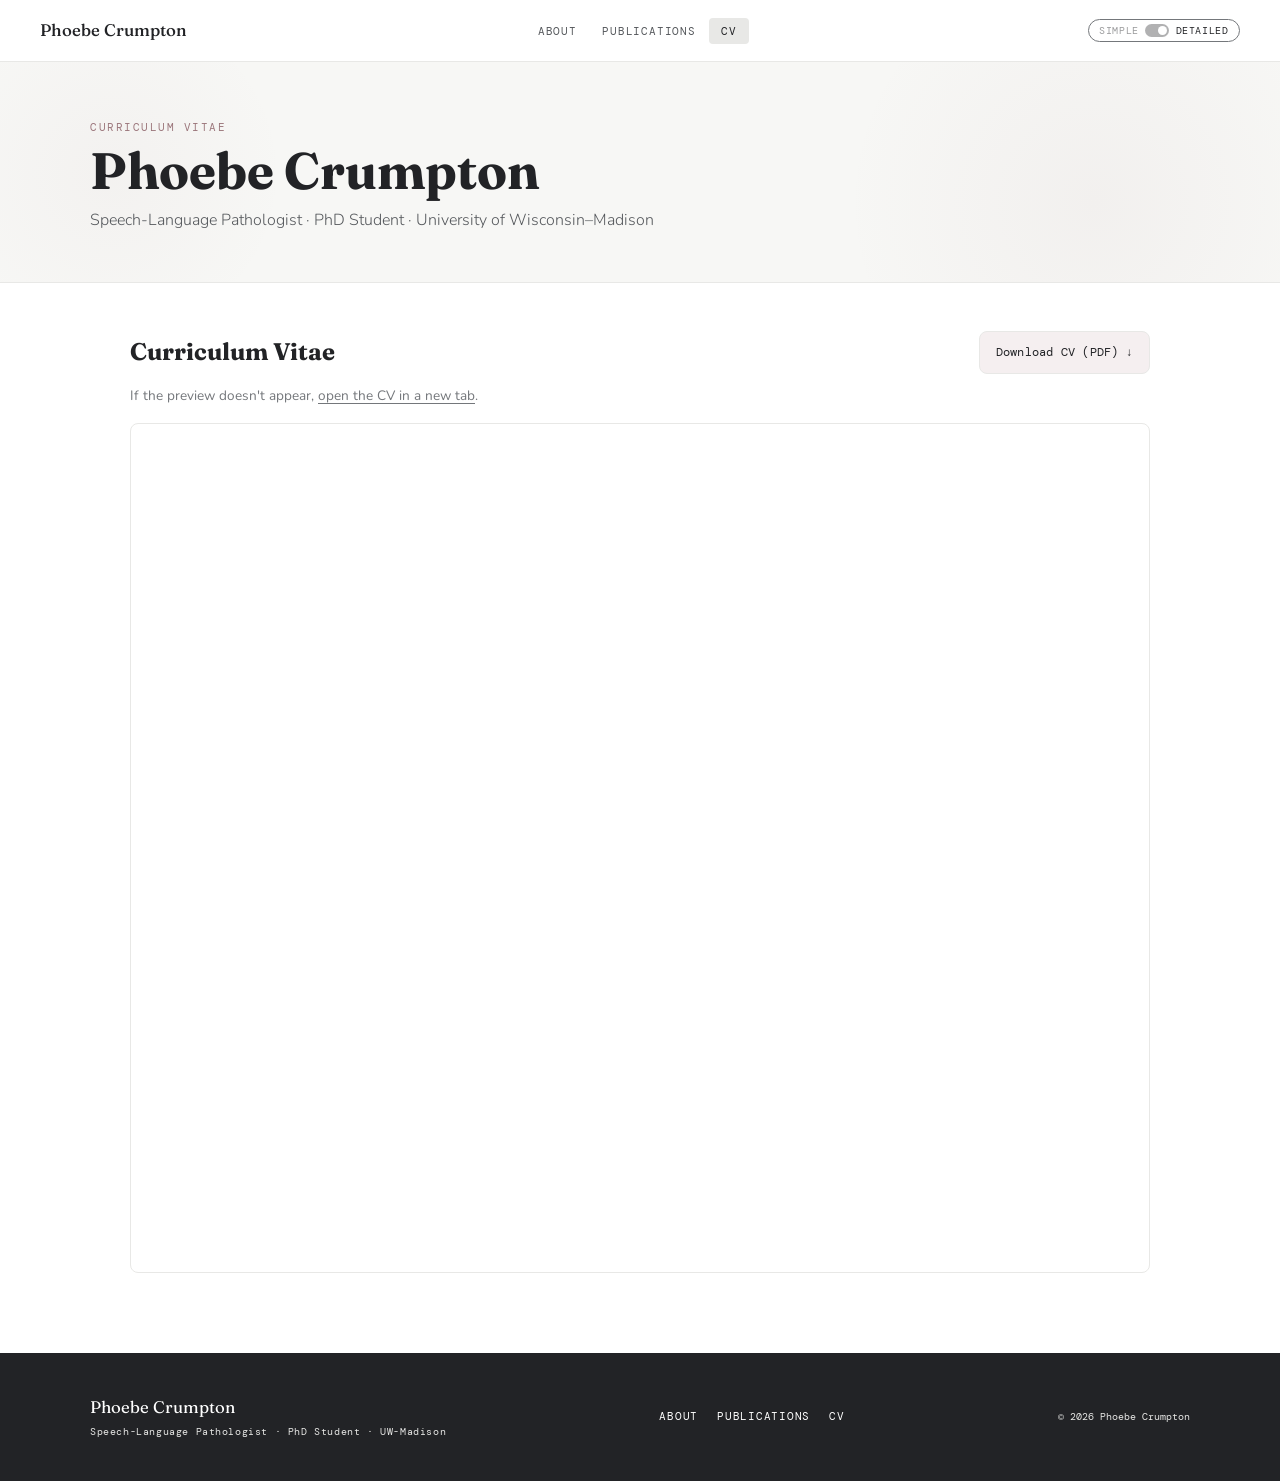
<file: cv.html>
<!DOCTYPE html>
<html lang="en">
<head>
<meta charset="UTF-8"/>
<meta name="viewport" content="width=device-width, initial-scale=1.0"/>
<meta name="description" content="Curriculum Vitae of Phoebe Crumpton."/>
<title>CV — Phoebe Crumpton</title>
<link rel="preconnect" href="https://fonts.googleapis.com"/>
<link href="https://fonts.googleapis.com/css2?family=Fraunces:ital,opsz,wght@0,9..144,300;0,9..144,500;0,9..144,700;1,9..144,400;1,9..144,600&family=Nunito:wght@300;400;500;600&family=DM+Mono:wght@300;400&display=swap" rel="stylesheet"/>
<script>if(localStorage.getItem('lang-mode')==='simple')document.documentElement.classList.add('simple-mode');</script>
<style>
/* LANGUAGE TOGGLE */
.lang-simple{display:none;}
.simple-mode .lang-academic{display:none;}
.simple-mode .lang-simple{display:inline;}
.simple-mode div.lang-simple{display:block;}
.lang-toggle-btn{display:inline-flex;align-items:center;gap:.4rem;background:none;border:1.5px solid var(--moss-mid);border-radius:20px;padding:.28rem .65rem;font-family:'DM Mono',monospace;font-size:.65rem;letter-spacing:.06em;text-transform:uppercase;cursor:pointer;color:var(--moss);transition:background .18s,color .18s,border-color .18s;white-space:nowrap;flex-shrink:0;}
.lang-toggle-btn:hover{background:var(--moss-mist);border-color:var(--moss);}
.lang-toggle-btn[aria-checked="true"]{background:var(--moss);color:var(--white);border-color:var(--moss);}
.lang-toggle-track{width:24px;height:13px;border-radius:7px;background:currentColor;opacity:.35;position:relative;flex-shrink:0;transition:opacity .18s;}
.lang-toggle-btn[aria-checked="true"] .lang-toggle-track{opacity:.7;}
.lang-toggle-thumb{position:absolute;top:2px;left:13px;width:9px;height:9px;border-radius:50%;background:white;transition:left .18s;box-shadow:0 1px 3px rgba(0,0,0,.25);}
.lang-toggle-btn[aria-checked="true"] .lang-toggle-thumb{left:2px;}
.lang-toggle-label{transition:opacity .18s;}
.lang-toggle-detailed{opacity:1;}
.lang-toggle-simple{opacity:0.45;}
.lang-toggle-btn[aria-checked="true"] .lang-toggle-detailed{opacity:0.45;}
.lang-toggle-btn[aria-checked="true"] .lang-toggle-simple{opacity:1;}
@media(max-width:760px){.lang-toggle-btn{font-size:.58rem;padding:.22rem .5rem;}}
:root {
  /* Editorial / minimalist palette */
  --moss:#222326;
  --moss-mid:#74777B;
  --moss-light:#9C777C;
  --moss-pale:#E8E8E6;
  --moss-mist:#F7F7F5;
  --cream:#FFFFFF;
  --cream-dark:#F7F7F5;
  --sand:#E8E8E6;
  --terra:#9C777C;
  --terra-pale:#F5EFF0;
  --amber:#9C777C;
  --text:#222326;
  --text-mid:#55585C;
  --text-soft:#74777B;
  --white:#FFFFFF;
  --focus:#9C777C;
}
*,*::before,*::after{box-sizing:border-box;margin:0;padding:0;}
html{scroll-behavior:smooth;}
body{font-family:'Nunito',sans-serif;background:var(--cream);color:var(--text);line-height:1.7;min-height:100vh;display:flex;flex-direction:column;}

/* SKIP */
.skip{position:absolute;top:-100%;left:1rem;z-index:9999;background:var(--moss);color:#fff;padding:.5rem 1rem;border-radius:0 0 4px 4px;font-size:.9rem;text-decoration:none;transition:top .2s;}
.skip:focus{top:0;}
:focus-visible{outline:3px solid var(--focus);outline-offset:3px;border-radius:3px;}

/* NAV */
body>nav{position:sticky;top:0;z-index:200;background:rgba(255,255,255,0.94);backdrop-filter:blur(14px);border-bottom:1.5px solid var(--sand);padding:0 2.5rem;height:62px;display:flex;align-items:center;justify-content:space-between;}
.nav-brand{font-family:'Fraunces',serif;font-size:1.05rem;font-weight:500;color:var(--moss);text-decoration:none;}
.nav-list{display:flex;gap:.1rem;list-style:none;}
.nav-list a{font-family:'DM Mono',monospace;font-size:.7rem;letter-spacing:.07em;text-transform:uppercase;color:var(--text-mid);text-decoration:none;padding:.4rem .75rem;border-radius:4px;transition:background .18s,color .18s;}
.nav-list a:hover{background:var(--moss-mist);color:var(--moss);}
.nav-list a.active{background:var(--moss-pale);color:var(--moss);}
.main-nav-toggle{display:none;background:none;border:1.5px solid var(--moss-pale);border-radius:4px;padding:.4rem .6rem;cursor:pointer;color:var(--moss);font-size:1.1rem;line-height:1;flex-shrink:0;}
.main-nav-toggle:focus-visible{outline:3px solid var(--focus);outline-offset:2px;}

/* PAGE HEADER */
.page-head{background:var(--cream-dark);color:var(--text);border-bottom:1px solid var(--sand);padding:3.5rem 2.5rem 3rem;position:relative;overflow:hidden;}
.page-head::before{content:'';position:absolute;top:-50%;right:-5%;width:500px;height:500px;background:radial-gradient(circle,rgba(156,119,124,.055) 0%,transparent 70%);border-radius:50%;}
.page-head::after{content:'';position:absolute;bottom:-30%;left:-5%;width:350px;height:350px;background:radial-gradient(circle,rgba(156,119,124,.045) 0%,transparent 70%);border-radius:50%;}
.page-head-inner{max-width:1100px;margin:0 auto;position:relative;z-index:1;display:flex;align-items:flex-end;justify-content:space-between;flex-wrap:wrap;gap:1.5rem;}
.page-head-tag{font-family:'DM Mono',monospace;font-size:.68rem;letter-spacing:.14em;text-transform:uppercase;color:var(--terra);margin-bottom:.4rem;}
.page-head-title{font-family:'Fraunces',serif;font-size:clamp(2.2rem,4vw,3.2rem);font-weight:700;line-height:1.1;}
.page-head-title em{font-style:italic;color:var(--moss-pale);}
.page-head-sub{margin-top:.5rem;font-size:1rem;color:var(--text-mid);font-weight:300;}
.download-btn{display:inline-flex;align-items:center;gap:.5rem;background:var(--white);color:var(--moss);font-family:'DM Mono',monospace;font-size:.72rem;letter-spacing:.07em;text-transform:uppercase;padding:.7rem 1.4rem;border-radius:8px;text-decoration:none;font-weight:400;transition:all .2s;box-shadow:0 4px 16px rgba(0,0,0,.15);flex-shrink:0;}
.download-btn:hover{transform:translateY(-2px);box-shadow:0 8px 24px rgba(0,0,0,.2);}
.download-btn svg{width:15px;height:15px;}

/* WAVE */
.wave{line-height:0;background:var(--cream-dark);overflow:hidden;}
.wave-track{display:flex;width:200%;animation:wave-scroll 7s linear infinite;}
.wave-track svg{width:50%;display:block;flex-shrink:0;}
@keyframes wave-scroll{from{transform:translateX(0)}to{transform:translateX(-50%)}}

/* LAYOUT */
.cv-wrap{max-width:1100px;margin:0 auto;padding:3rem 2.5rem 5rem;flex:1;}
.cv-layout{display:grid;grid-template-columns:1fr 340px;gap:3.5rem;align-items:start;}

/* SECTION */
.cv-section{margin-bottom:3rem;}
.cv-section:last-child{margin-bottom:0;}
.cv-section-head{display:flex;align-items:center;gap:1rem;margin-bottom:1.4rem;}
.cv-section-icon{width:75px;height:75px;border-radius:14px;display:flex;align-items:center;justify-content:center;flex-shrink:0;overflow:hidden;}
.icon-green{background:var(--moss-mist);}
.icon-amber{background:var(--amber-pale);}
.icon-terra{background:var(--terra-pale);}
.cv-section-title{font-family:'Fraunces',serif;font-size:1.15rem;font-weight:500;color:var(--moss);}

/* ENTRY */
.cv-entry{display:grid;grid-template-columns:1fr auto;gap:.5rem 1rem;padding:1.2rem 0;border-bottom:1px solid var(--cream-dark);align-items:start;}
.cv-entry:last-child{border-bottom:none;}
.cv-entry-left{}
.cv-entry-title{font-weight:600;font-size:.97rem;color:var(--text);line-height:1.35;margin-bottom:.15rem;}
.cv-entry-org{font-size:.88rem;color:var(--moss-mid);font-weight:500;}
.cv-entry-loc{font-size:.82rem;color:var(--text-soft);}
.cv-entry-desc{margin-top:.5rem;font-size:.84rem;color:var(--text-soft);line-height:1.6;}
.cv-entry-desc ul{list-style:none;display:flex;flex-direction:column;gap:.3rem;margin-top:.3rem;}
.cv-entry-desc ul li{padding-left:1rem;position:relative;}
.cv-entry-desc ul li::before{content:'·';position:absolute;left:0;color:var(--moss-light);font-weight:700;}
.cv-entry-date{font-family:'DM Mono',monospace;font-size:.68rem;color:var(--amber);white-space:nowrap;padding-top:.15rem;text-align:right;}

/* PUBLICATION ENTRY */
.pub-entry{padding:1.3rem 0;border-bottom:1px solid var(--cream-dark);}
.pub-entry:last-child{border-bottom:none;}
.pub-entry-header{display:flex;align-items:flex-start;justify-content:space-between;gap:.75rem;margin-bottom:.3rem;}
.pub-title{font-family:'Fraunces',serif;font-size:.97rem;font-weight:500;color:var(--moss);line-height:1.4;}
.pub-title a{color:inherit;text-decoration:none;border-bottom:1.5px solid var(--moss-pale);transition:border-color .18s;}
.pub-title a:hover{border-color:var(--moss-mid);}
.pub-year-badge{font-family:'DM Mono',monospace;font-size:.65rem;background:var(--amber-pale);color:var(--amber);padding:.2rem .55rem;border-radius:20px;white-space:nowrap;flex-shrink:0;margin-top:.1rem;}
.pub-authors{font-size:.82rem;color:var(--text-soft);margin-bottom:.2rem;line-height:1.5;}
.pub-authors strong{color:var(--text-mid);font-weight:600;}
.pub-venue{font-size:.82rem;color:var(--moss-mid);font-style:italic;}

/* AWARD ENTRY */
.award-entry{display:flex;align-items:flex-start;gap:1rem;padding:.9rem 0;border-bottom:1px solid var(--cream-dark);}
.award-entry:last-child{border-bottom:none;}
.award-dot{width:8px;height:8px;border-radius:50%;background:var(--terra);flex-shrink:0;margin-top:.5rem;}
.award-name{font-size:.9rem;font-weight:600;color:var(--text);line-height:1.35;}
.award-sub{font-size:.8rem;color:var(--text-soft);margin-top:.1rem;}
.award-date{font-family:'DM Mono',monospace;font-size:.65rem;color:var(--amber);margin-left:auto;white-space:nowrap;padding-top:.15rem;flex-shrink:0;}

/* SIDEBAR CARD */
.sidebar-card{background:var(--white);border:1.5px solid var(--cream-dark);border-radius:14px;padding:1.4rem 1.5rem;margin-bottom:1.25rem;}
.sidebar-card:last-child{margin-bottom:0;}
.sidebar-card-title{font-family:'DM Mono',monospace;font-size:.64rem;letter-spacing:.14em;text-transform:uppercase;color:var(--moss-mid);margin-bottom:.9rem;padding-bottom:.5rem;border-bottom:1px solid var(--moss-mist);}

/* SKILLS */
.skill-group{margin-bottom:1rem;}
.skill-group:last-child{margin-bottom:0;}
.skill-group-label{font-size:.75rem;font-weight:600;color:var(--text-mid);margin-bottom:.4rem;}
.skill-tags{display:flex;flex-wrap:wrap;gap:.35rem;}
.skill-tag{font-family:'DM Mono',monospace;font-size:.62rem;letter-spacing:.04em;padding:.22rem .6rem;background:var(--moss-mist);color:var(--moss);border:1px solid var(--moss-pale);border-radius:20px;}

/* CONTACT */
.contact-list{display:flex;flex-direction:column;gap:.6rem;}
.contact-item{display:flex;align-items:center;gap:.6rem;font-size:.87rem;color:var(--text-mid);}
.contact-item svg{width:14px;height:14px;color:var(--moss-mid);flex-shrink:0;}
.contact-item a{color:var(--moss);text-decoration:none;text-underline-offset:3px;}
.contact-item a:hover{text-decoration:underline;}

/* VOLUNTEER */
.volunteer-badge{display:inline-flex;align-items:center;gap:.4rem;background:var(--terra-pale);color:var(--terra);font-family:'DM Mono',monospace;font-size:.62rem;letter-spacing:.06em;text-transform:uppercase;padding:.25rem .65rem;border-radius:20px;margin-bottom:.5rem;}

/* REVEAL */
.fu{opacity:0;transform:translateY(18px);transition:opacity .6s ease,transform .6s ease;will-change:transform,opacity;}
.fu.in{opacity:1;transform:none;will-change:auto;}
@media(prefers-reduced-motion:reduce){.fu,.fu.in{opacity:1;transform:none;transition:none;will-change:auto;}}

/* FOOTER */
footer{background:var(--moss);color:var(--moss-pale);padding:2.5rem;}
.fi{max-width:1100px;margin:0 auto;display:flex;align-items:center;justify-content:space-between;flex-wrap:wrap;gap:1.2rem;}
.fn{font-family:'Fraunces',serif;font-size:1.05rem;color:var(--white);}
.fs{font-family:'DM Mono',monospace;font-size:.62rem;color:var(--moss-pale);margin-top:.15rem;letter-spacing:.06em;}
.fl{display:flex;gap:1.2rem;flex-wrap:wrap;}
.fl a{font-family:'DM Mono',monospace;font-size:.66rem;letter-spacing:.07em;text-transform:uppercase;color:var(--white);text-decoration:none;transition:color .18s;}
.fl a:hover{color:var(--moss-pale);}
.fc{font-family:'DM Mono',monospace;font-size:.62rem;color:var(--moss-pale);}

/* RESPONSIVE */
@media(max-width:860px){
  .cv-layout{grid-template-columns:1fr;}
  .page-head{padding:2.5rem 1.5rem 2rem;}
  .cv-wrap{padding:2.5rem 1.5rem 4rem;}
}
@media(max-width:760px){
  body>nav{padding:0;height:auto;flex-wrap:wrap;gap:0;}
  .nav-brand{display:none;}
  .main-nav-toggle{display:none;}
  .nav-list{display:flex;width:100%;height:auto;flex-wrap:wrap;gap:0;overflow:visible;position:static;background:transparent;border:none;box-shadow:none;padding:0;border-bottom:1.5px solid var(--sand);}
  .nav-list li{display:flex;flex:1 1 auto;}
  .nav-list li+li::before{display:none;}
  .nav-list a{flex:1;text-align:center;font-size:.7rem;padding:.55rem .4rem;white-space:nowrap;}
  .lang-toggle-btn{flex:0 0 100%;width:100%;border-radius:0;border:none;border-top:1.5px solid var(--sand);padding:.45rem 1.25rem;justify-content:center;font-size:.65rem;}
  .lang-toggle-label{display:inline;}
}
@media(max-width:600px){
  .cv-entry{grid-template-columns:1fr;}
  .cv-entry-date{text-align:left;}
}

/* CV PDF PREVIEW */
.cv-pdf-heading{display:flex;align-items:center;justify-content:space-between;gap:1rem;flex-wrap:wrap;margin-bottom:.65rem;}
.cv-pdf-heading .cv-section-title{font-size:1.5rem;font-weight:700;}
.cv-pdf-download{display:inline-block;background:var(--terra-pale);color:var(--moss);border:1px solid var(--moss-pale);border-radius:8px;padding:.65rem 1rem;text-decoration:none;font-family:'DM Mono',monospace;font-size:.72rem;letter-spacing:.02em;}
.cv-pdf-download:hover{background:var(--moss-pale);}
.cv-pdf-fallback{color:var(--text-soft);font-size:.85rem;margin-bottom:1rem;}
.cv-pdf-fallback a{color:var(--moss-mid);text-underline-offset:3px;}
.cv-pdf-viewer{display:block;width:100%;height:850px;border:1px solid var(--moss-pale);border-radius:8px;background:#fff;}
@media(max-width:600px){.cv-pdf-viewer{height:600px;}}
</style>
</head>
<body>

<a href="#main" class="skip">Skip to main content</a>

<nav aria-label="Main navigation">
  <a href="index.html" class="nav-brand">Phoebe Crumpton</a>
  <ul class="nav-list" role="list">
    <li><a href="index.html">About</a></li>
    <li><a href="publications.html">Publications</a></li>
    <!-- Portfolio hidden temporarily: <li><a href="portfolio.html">Portfolio</a></li> -->
    <li><a href="cv.html" class="active" aria-current="page">CV</a></li>
  </ul>
  <button id="lang-toggle" class="lang-toggle-btn" role="switch" aria-checked="false" aria-label="Toggle between simple and detailed language">
    <span class="lang-toggle-label lang-toggle-simple">Simple</span>
    <span class="lang-toggle-track"><span class="lang-toggle-thumb"></span></span>
    <span class="lang-toggle-label lang-toggle-detailed">Detailed</span>
  </button>
</nav>

<!-- PAGE HEADER -->
<div class="page-head">
  <div class="page-head-inner">
    <div>
      <p class="page-head-tag">Curriculum Vitae</p>
      <h1 class="page-head-title">Phoebe Crumpton</h1>
      <p class="page-head-sub">Speech-Language Pathologist · PhD Student · University of Wisconsin–Madison</p>
    </div>
  </div>
</div>

<main id="main">
  <div class="cv-wrap">
    <section class="cv-section fu">
      <div class="cv-pdf-heading">
        <h2 class="cv-section-title">Curriculum Vitae</h2>
        <a class="cv-pdf-download" href="Crumpton_CV_github_OCT2026.pdf" download>Download CV (PDF) ↓</a>
      </div>
      <p class="cv-pdf-fallback">If the preview doesn't appear, <a href="Crumpton_CV_github_OCT2026.pdf" target="_blank" rel="noopener">open the CV in a new tab</a>.</p>
      <iframe class="cv-pdf-viewer" src="Crumpton_CV_github_OCT2026.pdf#view=FitH" title="Phoebe Crumpton Curriculum Vitae PDF" loading="lazy"></iframe>
    </section>
  </div>
</main>
<footer>
  <div class="fi">
    <div>
<div class="fn">Phoebe Crumpton</div>
<div class="fs">Speech-Language Pathologist · PhD Student · UW-Madison</div>
    </div>
    <nav class="fl" aria-label="Footer navigation">
      <a href="index.html">About</a>
      <a href="publications.html">Publications</a>
      <!-- Portfolio hidden temporarily: <a href="portfolio.html">Portfolio</a> -->
      <a href="cv.html">CV</a>
    </nav>
<div class="fc">© 2026 Phoebe Crumpton</div>
  </div>
</footer>

<script>
  const obs = new IntersectionObserver(entries => {
    entries.forEach((e,i) => {
      if(e.isIntersecting){ setTimeout(()=>e.target.classList.add('in'), i*80); obs.unobserve(e.target); }
    });
  }, {threshold:.06});
  document.querySelectorAll('.fu').forEach(el => obs.observe(el));
  const mnToggle = document.querySelector('.main-nav-toggle');
  const mnList = document.querySelector('.nav-list');
  if (mnToggle && mnList) {
    mnToggle.addEventListener('click', () => {
      const open = mnList.classList.toggle('open');
      mnToggle.setAttribute('aria-expanded', open);
    });
    document.addEventListener('click', e => {
      if (!e.target.closest('nav')) {
        mnList.classList.remove('open');
        mnToggle.setAttribute('aria-expanded', false);
      }
    });
  }
</script>
<script src="scripts/cursor-tip.js"></script>
<script src="scripts/lang-toggle.js"></script>
</body>
</html>
</file>
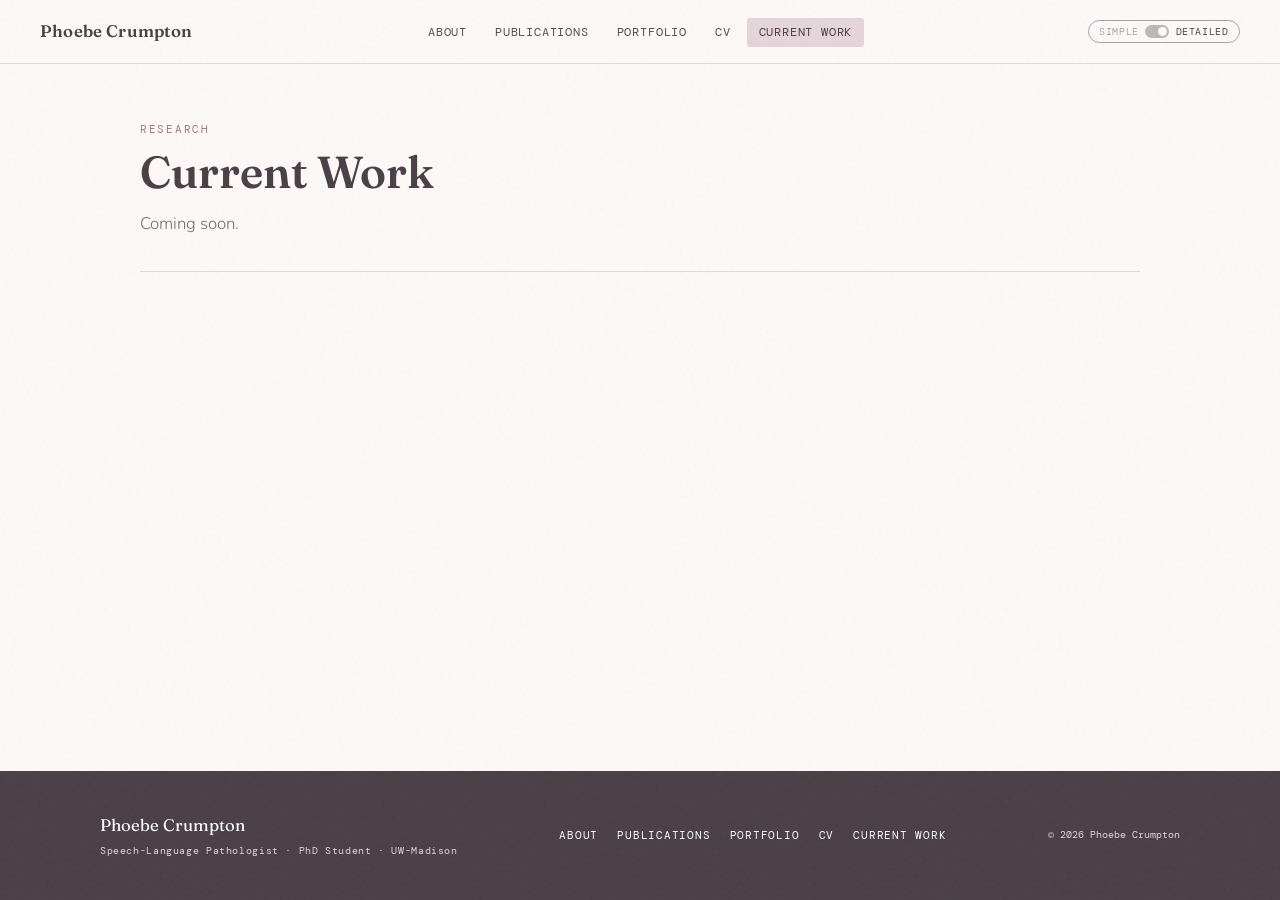
<file: participant-information.html>
<!DOCTYPE html>
<html lang="en">
<head>
  <meta charset="UTF-8" />
  <meta name="viewport" content="width=device-width, initial-scale=1.0" />
<meta name="description" content="Current research and projects by Phoebe Crumpton." />
<title>Current Work — Phoebe Crumpton</title>
  <link rel="stylesheet" href="style.css" />
  <script>if(localStorage.getItem('lang-mode')==='simple')document.documentElement.classList.add('simple-mode');</script>
  <style>

    .page-subtitle { max-width: 100%; }

    /* ── INTRO CALLOUT ── */
    .participant-intro {
      background: var(--green-mist);
      border: 1px solid var(--green-pale);
      border-radius: var(--radius-md);
      padding: 2rem 2.5rem;
      margin-bottom: 3rem;
    }
    .participant-intro p {
      font-size: 1rem;
      color: var(--text-mid);
      line-height: 1.8;
    }
    .participant-intro p + p { margin-top: 0.75rem; }

    /* ── STUDIES LIST ── */
    .studies-list {
      display: flex;
      flex-direction: column;
      gap: 2rem;
    }

    .study-card {
      background: var(--white);
      border: 1px solid var(--green-pale);
      border-radius: var(--radius-md);
      overflow: hidden;
    }

    .study-card-header {
      padding: 1.6rem 2rem 1.2rem;
      border-bottom: 1px solid var(--green-mist);
      display: flex;
      align-items: flex-start;
      justify-content: space-between;
      gap: 1rem;
      flex-wrap: wrap;
    }

    .study-status-wrap {
      display: flex;
      align-items: center;
      gap: 0.5rem;
      flex-shrink: 0;
    }

    .study-title {
      font-family: var(--font-display);
      font-size: 1.1rem;
      font-weight: 500;
      color: var(--green-deep);
      line-height: 1.35;
    }

    .study-body {
      display: grid;
      grid-template-columns: 400px 1fr;
      grid-template-rows: 1fr auto;
      gap: 1.2rem 2rem;
      padding: 1.5rem 2rem;
    }

    .study-desc {
      font-size: 0.93rem;
      color: var(--text-mid);
      line-height: 1.7;
      grid-column: 2;
      grid-row: 1;
    }

    /* Flyer thumbnail */
    .study-flyer {
      grid-column: 1;
      grid-row: 1 / 3;
      width: 100%;
      border: 1px solid var(--green-pale);
      border-radius: var(--radius-sm);
      overflow: hidden;
      transition: box-shadow 0.2s;
    }
    .study-flyer:hover { box-shadow: var(--shadow-md); }
    .study-flyer img {
      width: 100%;
      display: block;
    }
    .study-flyer-label {
      font-family: var(--font-mono);
      font-size: 0.6rem;
      letter-spacing: 0.07em;
      text-transform: uppercase;
      color: var(--text-light);
      text-align: center;
      padding: 0.4rem;
      background: var(--sand);
    }

    .study-actions {
      grid-column: 2;
      grid-row: 2;
      display: flex;
      flex-wrap: wrap;
      gap: 0.75rem;
      align-items: center;
      align-self: end;
      padding-top: 0.5rem;
      border-top: 1px solid var(--green-mist);
    }

    /* Complete studies look slightly muted */
    .study-card.complete {
      opacity: 0.82;
    }
    .study-card.complete .study-title {
      color: var(--text-mid);
    }

    .study-body.no-flyer { grid-template-columns: 1fr; }
    .study-body.no-flyer .study-desc,
    .study-body.no-flyer .study-actions { grid-column: 1; }

    /* ── ETHICS NOTE ── */
    .ethics-note {
      margin-top: 3rem;
      padding: 1.5rem 2rem;
      border-left: 3px solid var(--green-light);
      background: var(--green-mist);
      border-radius: 0 var(--radius-md) var(--radius-md) 0;
    }
    .ethics-note p {
      font-size: 0.9rem;
      color: var(--text-mid);
      line-height: 1.7;
    }
    .ethics-note p + p { margin-top: 0.5rem; }

    @media (max-width: 860px) {
      .study-body { grid-template-columns: 1fr; grid-template-rows: auto auto auto; }
      .study-flyer { grid-column: 1; grid-row: 1; width: 100%; max-width: 400px; }
      .study-desc { grid-column: 1; grid-row: 2; align-self: start; }
      .study-actions { grid-column: 1; grid-row: 3; align-self: start; }
      .study-card-header { flex-direction: column; }
      .participant-intro { padding: 1.5rem; }
    }
  </style>
</head>
<body>

  <a href="#main-content" class="skip-link">Skip to main content</a>

  <nav class="site-nav" aria-label="Main navigation">
<a href="index.html" class="nav-home" aria-label="Phoebe Crumpton — Home">Phoebe Crumpton</a>
    <button class="nav-toggle" aria-expanded="false" aria-controls="nav-menu" aria-label="Toggle navigation menu">☰</button>
    <ul class="nav-links" id="nav-menu" role="list">
      <li><a href="index.html">About</a></li>
      <li><a href="publications.html">Publications</a></li>
      <li><a href="portfolio.html">Portfolio</a></li>
      <li><a href="cv.html">CV</a></li>
<li><a href="participant-information.html" aria-current="page">Current Work</a></li>
    </ul>
    <button id="lang-toggle" class="lang-toggle-btn" role="switch" aria-checked="false" aria-label="Toggle between simple and detailed language">
      <span class="lang-toggle-label lang-toggle-simple">Simple</span>
      <span class="lang-toggle-track"><span class="lang-toggle-thumb"></span></span>
      <span class="lang-toggle-label lang-toggle-detailed">Detailed</span>
    </button>
  </nav>

  <main id="main-content">
    <div class="page-wrapper">

     <header class="page-header reveal">
  <p class="page-eyebrow">Research</p>
  <h1 class="page-title">Current Work</h1>
  <p class="page-subtitle">Coming soon.</p>
</header>

    </div>
  </main>

  <footer class="site-footer">
    <div class="footer-inner">
      <div>
<div class="footer-name">Phoebe Crumpton</div>
<div class="footer-sub">Speech-Language Pathologist · PhD Student · UW-Madison</div>
      </div>
      <nav class="footer-links" aria-label="Footer navigation">
        <a href="index.html">About</a>
        <a href="publications.html">Publications</a>
        <a href="portfolio.html">Portfolio</a>
        <a href="cv.html">CV</a>
<a href="participant-information.html">Current Work</a>
      </nav>
<div class="footer-copy">© 2026 Phoebe Crumpton</div>
    </div>
  </footer>

  <script>
    const toggle = document.querySelector('.nav-toggle');
    const menu   = document.querySelector('.nav-links');
    toggle.addEventListener('click', () => {
      const open = menu.classList.toggle('open');
      toggle.setAttribute('aria-expanded', open);
    });
    document.addEventListener('click', e => {
      if (!e.target.closest('.site-nav')) {
        menu.classList.remove('open');
        toggle.setAttribute('aria-expanded', false);
      }
    });
    const reveals = document.querySelectorAll('.reveal');
    const io = new IntersectionObserver(entries => {
      entries.forEach((entry, i) => {
        if (entry.isIntersecting) {
          setTimeout(() => entry.target.classList.add('visible'), i * 70);
          io.unobserve(entry.target);
        }
      });
    }, { threshold: 0.08 });
    reveals.forEach(el => io.observe(el));
  </script>

  <style>
    /* Visually hidden utility for screen-reader-only text */
    .visually-hidden {
      position: absolute;
      width: 1px; height: 1px;
      padding: 0; margin: -1px;
      overflow: hidden;
      clip: rect(0,0,0,0);
      white-space: nowrap;
      border: 0;
    }
  </style>

<script src="scripts/cursor-tip.js"></script>
<script src="scripts/lang-toggle.js"></script>
</body>
</html>
</file>
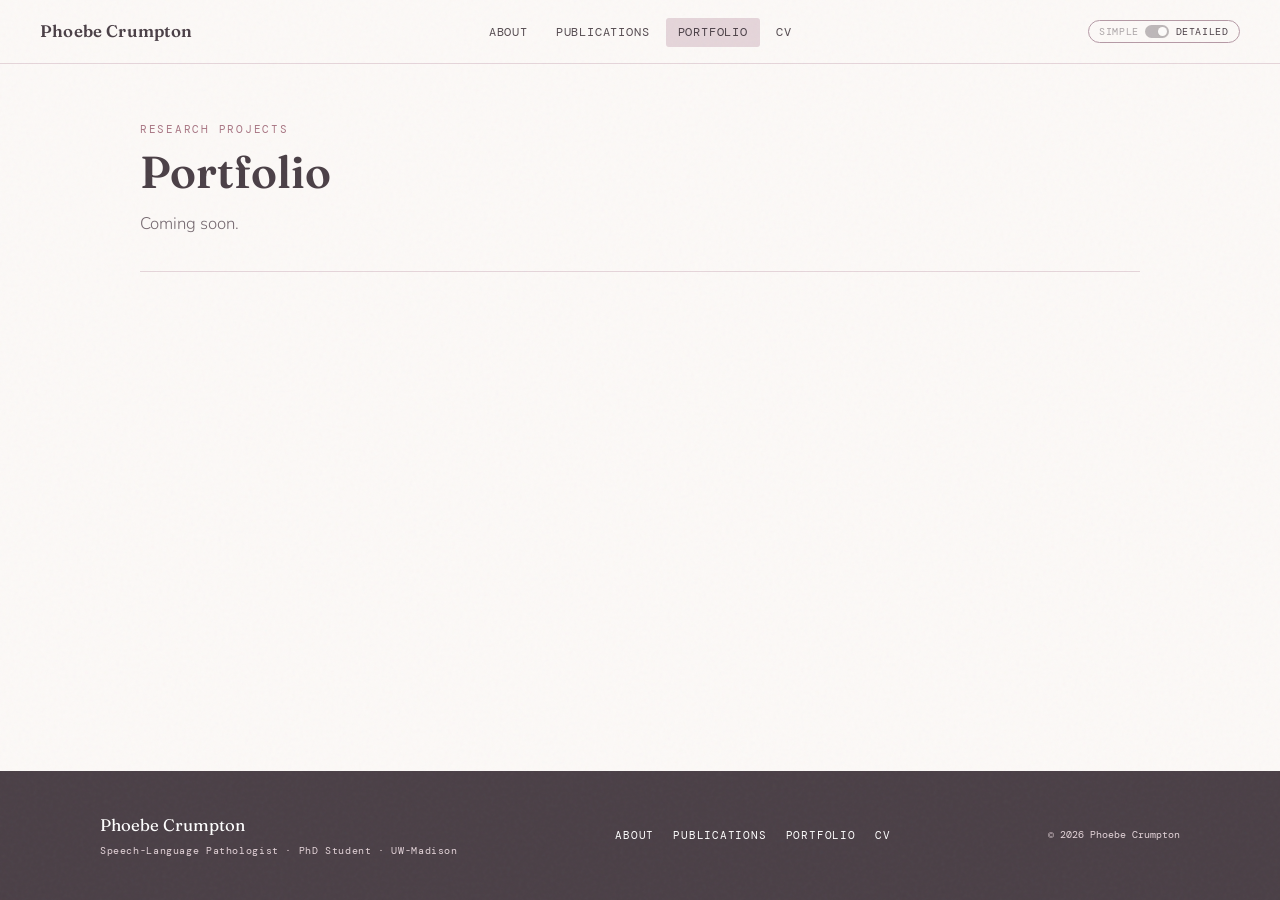
<file: portfolio.html>
<!DOCTYPE html>
<html lang="en">
<head>
  <meta charset="UTF-8" />
  <meta name="viewport" content="width=device-width, initial-scale=1.0" />
  <meta name="description" content="Research portfolio of Phoebe Crumpton." />
<title>Portfolio — Phoebe Crumpton</title>
  <link rel="stylesheet" href="style.css" />
  <script>if(localStorage.getItem('lang-mode')==='simple')document.documentElement.classList.add('simple-mode');</script>
  <style>
    .portfolio-grid {
      display: grid;
      grid-template-columns: 1fr 1fr;
      gap: 1.5rem;
    }

    .page-subtitle { max-width: 100%; }

    .project-card {
      background: var(--white);
      border: 1px solid var(--green-pale);
      border-radius: var(--radius-md);
      overflow: hidden;
      text-decoration: none;
      color: inherit;
      display: flex;
      flex-direction: column;
      transition: transform 0.22s, box-shadow 0.22s;
      position: relative;
    }
    .project-card:hover {
      transform: translateY(-4px);
      box-shadow: var(--shadow-lg);
    }
    .project-card:focus-visible {
      outline: 3px solid var(--focus-ring);
      outline-offset: 3px;
    }

    /* Accent bar */
    .project-card::before {
      content: '';
      position: absolute;
      top: 0; left: 0; right: 0;
      height: 3px;
      background: linear-gradient(to right, var(--green-mid), var(--green-light));
      opacity: 0;
      transition: opacity 0.22s;
    }
    .project-card:hover::before { opacity: 1; }

    .project-img-wrap {
      height: 180px;
      overflow: hidden;
      background: var(--green-mist);
      display: flex;
      align-items: center;
      justify-content: center;
    }

    .project-img-wrap img {
      width: 100%;
      height: 100%;
      object-fit: cover;
      object-position: center top;
      transition: transform 0.4s ease;
    }
    .project-card:hover .project-img-wrap img {
      transform: scale(1.04);
    }

    .project-body {
      padding: 1.4rem 1.5rem 1.6rem;
      flex: 1;
      display: flex;
      flex-direction: column;
    }

    .project-tags {
      display: flex;
      flex-wrap: wrap;
      gap: 0.35rem;
      margin-bottom: 0.7rem;
    }

    .project-title {
      font-family: var(--font-display);
      font-size: 1rem;
      font-weight: 500;
      color: var(--green-deep);
      line-height: 1.4;
      margin-bottom: 0.6rem;
    }

    .project-desc {
      font-size: 0.87rem;
      color: var(--text-light);
      line-height: 1.65;
      flex: 1;
    }

    .project-cta {
      margin-top: 1rem;
      font-family: var(--font-mono);
      font-size: 0.65rem;
      letter-spacing: 0.08em;
      text-transform: uppercase;
      color: var(--green-rich);
    }

    .project-img-placeholder {
      height: 180px;
      background: var(--green-mist);
      display: flex;
      align-items: center;
      justify-content: center;
      font-family: var(--font-mono);
      font-size: 0.62rem;
      letter-spacing: 0.07em;
      text-transform: uppercase;
      color: var(--green-light);
    }

    .portfolio-section + .portfolio-section {
      margin-top: 3rem;
      padding-top: 2.5rem;
      border-top: 1px solid var(--green-pale);
    }

    .portfolio-section-eyebrow {
      font-family: var(--font-mono);
      font-size: 0.62rem;
      letter-spacing: 0.12em;
      text-transform: uppercase;
      color: var(--text-light);
      margin-bottom: 0.35rem;
    }

    .portfolio-section-heading {
      font-family: var(--font-display);
      font-size: 1.25rem;
      font-weight: 500;
      color: var(--green-deep);
      margin-bottom: 1.5rem;
    }

    .poster-flyer {
      display: block;
      border: 1px solid var(--green-pale);
      border-radius: var(--radius-sm);
      overflow: hidden;
      text-decoration: none;
      transition: box-shadow 0.2s;
    }
    .poster-flyer:hover { box-shadow: var(--shadow-md); }
    .poster-flyer img { width: 100%; display: block; }
    .poster-flyer-label {
      font-family: var(--font-mono);
      font-size: 0.6rem;
      letter-spacing: 0.07em;
      text-transform: uppercase;
      color: var(--text-light);
      text-align: center;
      padding: 0.4rem;
      background: var(--sand);
    }

    @media (max-width: 680px) {
      .portfolio-grid { grid-template-columns: 1fr; }
      .poster-flyer { max-width: 100%; }
    }
  </style>
</head>
<body>

  <a href="#main-content" class="skip-link">Skip to main content</a>

  <nav class="site-nav" aria-label="Main navigation">
<a href="index.html" class="nav-home" aria-label="Phoebe Crumpton — Home">Phoebe Crumpton</a>
    <button class="nav-toggle" aria-expanded="false" aria-controls="nav-menu" aria-label="Toggle navigation menu">☰</button>
    <ul class="nav-links" id="nav-menu" role="list">
      <li><a href="index.html">About</a></li>
      <li><a href="publications.html">Publications</a></li>
      <li><a href="portfolio.html" aria-current="page">Portfolio</a></li>
      <li><a href="cv.html">CV</a></li>
    </ul>
    <button id="lang-toggle" class="lang-toggle-btn" role="switch" aria-checked="false" aria-label="Toggle between simple and detailed language">
      <span class="lang-toggle-label lang-toggle-simple">Simple</span>
      <span class="lang-toggle-track"><span class="lang-toggle-thumb"></span></span>
      <span class="lang-toggle-label lang-toggle-detailed">Detailed</span>
    </button>
  </nav>

  <main id="main-content">
    <div class="page-wrapper">

    <header class="page-header reveal">
  <p class="page-eyebrow">Research Projects</p>
  <h1 class="page-title">Portfolio</h1>
  <p class="page-subtitle">Coming soon.</p>
</header>

    </div>
  </main>

  <footer class="site-footer">
    <div class="footer-inner">
      <div>
<div class="footer-name">Phoebe Crumpton</div>
<div class="footer-sub">Speech-Language Pathologist · PhD Student · UW-Madison</div>
      </div>
      <nav class="footer-links" aria-label="Footer navigation">
        <a href="index.html">About</a>
        <a href="publications.html">Publications</a>
        <a href="portfolio.html">Portfolio</a>
        <a href="cv.html">CV</a>
      </nav>
<div class="footer-copy">© 2026 Phoebe Crumpton</div>
    </div>
  </footer>

  <script>
    const toggle = document.querySelector('.nav-toggle');
    const menu   = document.querySelector('.nav-links');
    toggle.addEventListener('click', () => {
      const open = menu.classList.toggle('open');
      toggle.setAttribute('aria-expanded', open);
    });
    document.addEventListener('click', e => {
      if (!e.target.closest('.site-nav')) {
        menu.classList.remove('open');
        toggle.setAttribute('aria-expanded', false);
      }
    });
    const reveals = document.querySelectorAll('.reveal');
    const io = new IntersectionObserver(entries => {
      entries.forEach((entry, i) => {
        if (entry.isIntersecting) {
          setTimeout(() => entry.target.classList.add('visible'), i * 80);
          io.unobserve(entry.target);
        }
      });
    }, { threshold: 0.08 });
    reveals.forEach(el => io.observe(el));
  </script>

<script src="scripts/cursor-tip.js"></script>
<script src="scripts/lang-toggle.js"></script>
</body>
</html>
</file>
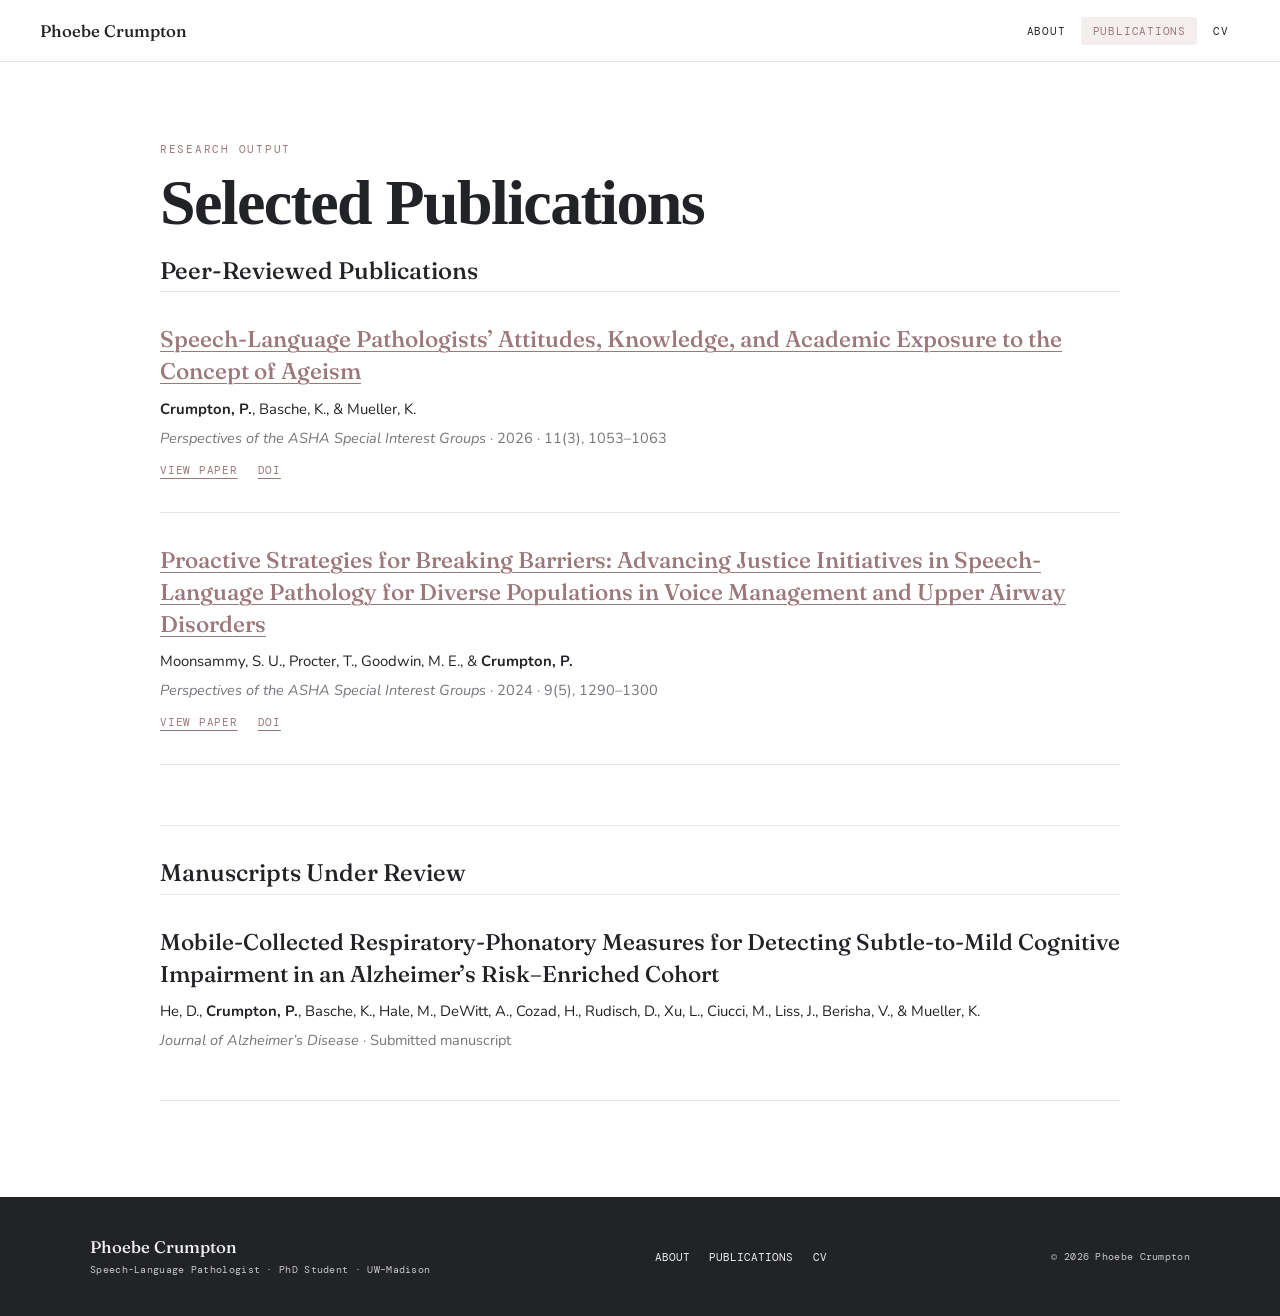
<file: publications.html>
<!DOCTYPE html>
<html lang="en">
<head>
<meta charset="UTF-8" />
<meta name="viewport" content="width=device-width, initial-scale=1.0" />
<meta name="description" content="Publications and research output by Phoebe Crumpton." />
<title>Publications — Phoebe Crumpton</title>
<link rel="preconnect" href="https://fonts.googleapis.com" />
<link href="https://fonts.googleapis.com/css2?family=Fraunces:ital,opsz,wght@0,9..144,300;0,9..144,500;0,9..144,700;1,9..144,400&family=Nunito:wght@300;400;500;600;700&family=DM+Mono:wght@300;400&display=swap" rel="stylesheet" />
<style>
:root{--white:#fff;--soft:#f7f7f5;--ink:#222326;--slate:#74777b;--rose:#9c777c;--line:#e7e5e3;--rose-pale:#f5eeef}
*,*::before,*::after{box-sizing:border-box}html{scroll-behavior:smooth}body{margin:0;background:var(--white);color:var(--ink);font-family:'Nunito',sans-serif;line-height:1.7}a{color:inherit}.skip{position:absolute;top:-100px;left:1rem;padding:.6rem 1rem;background:var(--ink);color:white;z-index:1000}.skip:focus{top:0}a:focus-visible{outline:3px solid var(--rose);outline-offset:3px}
.main-nav{height:62px;position:sticky;top:0;z-index:100;background:rgba(255,255,255,.96);backdrop-filter:blur(12px);border-bottom:1px solid var(--line);padding:0 2.5rem;display:flex;justify-content:space-between;align-items:center;gap:1rem}.nav-brand{font:500 1.05rem 'Fraunces',serif;text-decoration:none;color:var(--ink)}.nav-list{display:flex;gap:.3rem;list-style:none;margin:0;padding:0;align-items:center}.nav-list a{font:.7rem 'DM Mono',monospace;text-transform:uppercase;letter-spacing:.07em;text-decoration:none;color:var(--ink);padding:.45rem .7rem;border-radius:3px}.nav-list a:hover,.nav-list a[aria-current]{background:var(--rose-pale);color:var(--rose)}
main{max-width:1040px;margin:0 auto;padding:5rem 2.5rem 6rem}.eyebrow{font:.68rem 'DM Mono',monospace;letter-spacing:.16em;text-transform:uppercase;color:var(--rose);margin:0 0 .65rem}.page-title{font:700 clamp(2.5rem,5vw,4rem)/1.15 Georgia,'Times New Roman',serif;letter-spacing:-.025em;margin:0 0 1rem}.intro{font-size:1.05rem;color:var(--slate);max-width:64ch;margin:0 0 3.5rem}.intro a{color:var(--rose);text-underline-offset:3px}.section-heading{font:500 1.5rem 'Fraunces',serif;margin:0 0 .4rem}.section-desc{color:var(--slate);margin:0 0 1.5rem;font-size:.94rem}.pub-list{border-top:1px solid var(--line)}.pub-item{padding:2rem 0 2.2rem;border-bottom:1px solid var(--line)}.pub-title{font:500 clamp(1.12rem,2.2vw,1.42rem)/1.4 'Fraunces',serif;margin:0 0 .55rem}.pub-title a{color:var(--rose);text-decoration:underline;text-decoration-thickness:1px;text-underline-offset:4px}.pub-title a:hover{color:var(--ink)}.pub-authors{font-size:.93rem;margin:0 0 .25rem;color:var(--ink)}.pub-venue{font-size:.91rem;color:var(--slate);margin:0 0 .75rem}.pub-links{display:flex;gap:1.25rem;flex-wrap:wrap}.pub-links a{font:.68rem 'DM Mono',monospace;letter-spacing:.07em;text-transform:uppercase;color:var(--rose);text-underline-offset:4px}.pub-links a:hover{color:var(--ink)}.pub-note{color:var(--slate);font-size:.87rem;margin:.5rem 0 0}.upcoming{margin-top:3.75rem;padding-top:2rem;border-top:1px solid var(--line)}.placeholder{padding:1.7rem 1.9rem;background:var(--soft);border-left:3px solid var(--rose);margin-top:1.25rem}.placeholder p{margin:.35rem 0;color:var(--slate);font-size:.94rem}.placeholder strong{color:var(--ink)}
footer{background:var(--ink);color:#eee;padding:2.5rem}.footer-inner{max-width:1100px;margin:auto;display:flex;align-items:center;justify-content:space-between;gap:1.5rem;flex-wrap:wrap}.footer-name{font:500 1.05rem 'Fraunces',serif}.footer-sub,.footer-copy{font:.63rem 'DM Mono',monospace;color:#c9c9c9;letter-spacing:.03em}.footer-sub{margin-top:.35rem}.footer-links{display:flex;gap:1.2rem;flex-wrap:wrap}.footer-links a{font:.67rem 'DM Mono',monospace;text-transform:uppercase;text-decoration:none}.footer-links a:hover{color:#d9b9be}
@media(max-width:700px){.main-nav{height:auto;min-height:62px;padding:.75rem 1rem;flex-wrap:wrap}.nav-list{width:100%;justify-content:space-between;gap:0}.nav-list a{font-size:.62rem;padding:.4rem}.nav-brand{font-size:1rem}main{padding:3.2rem 1.4rem 4rem}.pub-item{padding:1.5rem 0}footer{padding:2rem 1.4rem}}
</style>
</head>
<body>
<a class="skip" href="#main">Skip to main content</a>
<nav class="main-nav" aria-label="Main navigation">
<a class="nav-brand" href="index.html">Phoebe Crumpton</a>
<ul class="nav-list">
<li><a href="index.html">About</a></li>
<li><a href="publications.html" aria-current="page">Publications</a></li>
<!-- Portfolio hidden temporarily: <li><a href="portfolio.html">Portfolio</a></li> -->
<li><a href="cv.html">CV</a></li>
</ul>
</nav>
<main id="main">
<header>
<p class="eyebrow">Research Output</p>
<h1 class="page-title">Selected Publications</h1>

</header>
<section aria-labelledby="published-heading">
<h2 id="published-heading" class="section-heading">Peer-Reviewed Publications</h2>
<div class="pub-list">
<article class="pub-item">
<h3 class="pub-title"><a href="https://doi.org/10.1044/2026_PERSP-25-00184" target="_blank" rel="noopener noreferrer">Speech-Language Pathologists’ Attitudes, Knowledge, and Academic Exposure to the Concept of Ageism</a></h3>
<p class="pub-authors"><strong>Crumpton, P.</strong>, Basche, K., &amp; Mueller, K.</p>
<p class="pub-venue"><em>Perspectives of the ASHA Special Interest Groups</em> · 2026 · 11(3), 1053–1063</p>
<div class="pub-links"><a href="https://doi.org/10.1044/2026_PERSP-25-00184" target="_blank" rel="noopener noreferrer">View paper</a><a href="https://doi.org/10.1044/2026_PERSP-25-00184" target="_blank" rel="noopener noreferrer">DOI</a></div>
</article>
<article class="pub-item">
<h3 class="pub-title"><a href="https://doi.org/10.1044/2023_PERSP-23-00138" target="_blank" rel="noopener noreferrer">Proactive Strategies for Breaking Barriers: Advancing Justice Initiatives in Speech-Language Pathology for Diverse Populations in Voice Management and Upper Airway Disorders</a></h3>
<p class="pub-authors">Moonsammy, S. U., Procter, T., Goodwin, M. E., &amp; <strong>Crumpton, P.</strong></p>
<p class="pub-venue"><em>Perspectives of the ASHA Special Interest Groups</em> · 2024 · 9(5), 1290–1300</p>
<div class="pub-links"><a href="https://doi.org/10.1044/2023_PERSP-23-00138" target="_blank" rel="noopener noreferrer">View paper</a><a href="https://doi.org/10.1044/2023_PERSP-23-00138" target="_blank" rel="noopener noreferrer">DOI</a></div>
</article>
</div>
</section>
<section class="upcoming" aria-labelledby="upcoming-heading">
<h2 id="upcoming-heading" class="section-heading">Manuscripts Under Review</h2>
<div class="pub-list">
<article class="pub-item">
<h3 class="pub-title">Mobile-Collected Respiratory-Phonatory Measures for Detecting Subtle-to-Mild Cognitive Impairment in an Alzheimer’s Risk–Enriched Cohort</h3>
<p class="pub-authors">He, D., <strong>Crumpton, P.</strong>, Basche, K., Hale, M., DeWitt, A., Cozad, H., Rudisch, D., Xu, L., Ciucci, M., Liss, J., Berisha, V., &amp; Mueller, K.</p>
<p class="pub-venue"><em>Journal of Alzheimer’s Disease</em> · Submitted manuscript</p>
</article>
</div>
</section>
</main>
<footer><div class="footer-inner"><div><div class="footer-name">Phoebe Crumpton</div><div class="footer-sub">Speech-Language Pathologist · PhD Student · UW–Madison</div></div><nav class="footer-links" aria-label="Footer navigation"><a href="index.html">About</a><a href="publications.html">Publications</a><!-- Portfolio hidden temporarily: <a href="portfolio.html">Portfolio</a> --><a href="cv.html">CV</a></nav><div class="footer-copy">© 2026 Phoebe Crumpton</div></div></footer>
</body>
</html>
</file>
<file: style.css>
/* ═══════════════════════════════════════════
   PHOEBE CRUMPTON — Academic Website
   Design: Warm minimalism
   Palette: Soft neutrals + muted mauve
   ═══════════════════════════════════════════ */

@import url("https://fonts.googleapis.com/css2?family=Fraunces:wght@400;500;700&family=Nunito:wght@300;400;500;600;700&family=DM+Mono:wght@300;400&display=swap");

/* ── TOKENS SHARED WEBSITE COLORS & FONTS ── */
:root {
  --green-deep: #4a3f46;
  --green-rich: #806675;
  --green-mid: #b59aa5;
  --green-light: #e5d5da;
  --green-pale: #e5d5da;
  --green-mist: #f6eef0;

  --sand: #fcf9f7;
  --sand-dark: #f7f0ee;

  --amber: #a87583;
  --amber-light: #b59aa5;
  --amber-pale: #f2e3e7;

  --text-dark: #342f32;
  --text-mid: #554b50;
  --text-light: #756970;

  --white: #ffffff;
  --focus-ring: #806675;

  --font-display: 'Fraunces', Georgia, serif;
  --font-body: 'Nunito', sans-serif;
  --font-mono: 'DM Mono', monospace;

  --radius-sm: 3px;
  --radius-md: 6px;

  --shadow-sm: 0 2px 8px rgba(74,63,70,0.08);
  --shadow-md: 0 8px 32px rgba(74,63,70,0.12);
  --shadow-lg: 0 20px 60px rgba(74,63,70,0.15);

  --max-w: 1080px;
  --nav-h: 64px;
}

/* ── RESET ── */
*, *::before, *::after { box-sizing: border-box; margin: 0; padding: 0; }
html { scroll-behavior: smooth; font-size: 16px; }
img, video { max-width: 100%; display: block; }
a { color: var(--green-rich); }
ul { list-style: none; }

/* ── LANGUAGE TOGGLE ── */
.lang-simple { display: none; }
.simple-mode .lang-academic { display: none; }
.simple-mode .lang-simple   { display: inline; }
.simple-mode div.lang-simple,
.simple-mode section.lang-simple { display: block; }

.lang-toggle-btn {
  display: inline-flex;
  align-items: center;
  gap: .4rem;
  background: none;
  border: 1.5px solid var(--green-mid);
  border-radius: 20px;
  padding: .28rem .65rem;
  font-family: var(--font-mono);
  font-size: .65rem;
  letter-spacing: .06em;
  text-transform: uppercase;
  cursor: pointer;
  color: var(--green-deep);
  transition: background .18s, color .18s, border-color .18s;
  white-space: nowrap;
  flex-shrink: 0;
}
.lang-toggle-btn:hover {
  background: var(--green-mist);
  border-color: var(--green-rich);
}
.lang-toggle-btn[aria-checked="true"] {
  background: var(--green-deep);
  color: var(--white);
  border-color: var(--green-deep);
}
.lang-toggle-track {
  width: 24px; height: 13px;
  border-radius: 7px;
  background: currentColor;
  opacity: .35;
  position: relative;
  flex-shrink: 0;
  transition: opacity .18s;
}
.lang-toggle-btn[aria-checked="true"] .lang-toggle-track { opacity: .7; }
.lang-toggle-thumb {
  position: absolute;
  top: 2px; left: 13px;
  width: 9px; height: 9px;
  border-radius: 50%;
  background: white;
  transition: left .18s;
  box-shadow: 0 1px 3px rgba(0,0,0,.25);
}
.lang-toggle-btn[aria-checked="true"] .lang-toggle-thumb { left: 2px; }
.lang-toggle-label { transition: opacity .18s; }
.lang-toggle-detailed { opacity: 1; }
.lang-toggle-simple { opacity: 0.45; }
.lang-toggle-btn[aria-checked="true"] .lang-toggle-detailed { opacity: 0.45; }
.lang-toggle-btn[aria-checked="true"] .lang-toggle-simple { opacity: 1; }

/* ── SKIP LINK (Accessibility) ── */
.skip-link {
  position: absolute;
  top: -100%;
  left: 1rem;
  z-index: 9999;
  background: var(--green-deep);
  color: var(--white);
  padding: 0.6rem 1.2rem;
  border-radius: 0 0 var(--radius-sm) var(--radius-sm);
  font-family: var(--font-body);
  font-size: 0.9rem;
  text-decoration: none;
  transition: top 0.2s;
}
.skip-link:focus { top: 0; }

/* ── FOCUS STYLES ── */
:focus-visible {
  outline: 3px solid var(--focus-ring);
  outline-offset: 3px;
  border-radius: var(--radius-sm);
}

/* ── BODY ── */
body {
  font-family: var(--font-body);
  background-color: var(--sand);
  color: var(--text-dark);
  line-height: 1.7;
  min-height: 100vh;
  display: flex;
  flex-direction: column;
}

/* ── GRAIN OVERLAY ── */
body::after {
  content: '';
  position: fixed;
  inset: 0;
  background-image: url("data:image/svg+xml,%3Csvg viewBox='0 0 256 256' xmlns='http://www.w3.org/2000/svg'%3E%3Cfilter id='noise'%3E%3CfeTurbulence type='fractalNoise' baseFrequency='0.9' numOctaves='4' stitchTiles='stitch'/%3E%3C/filter%3E%3Crect width='100%25' height='100%25' filter='url(%23noise)' opacity='0.035'/%3E%3C/svg%3E");
  pointer-events: none;
  z-index: 9000;
}

/* ── NAVIGATION ── */
.site-nav {
  position: sticky;
  top: 0;
  z-index: 500;
  height: var(--nav-h);
  background: rgba(252, 249, 247, 0.93);
  backdrop-filter: blur(12px);
  -webkit-backdrop-filter: blur(12px);
  border-bottom: 1px solid var(--green-pale);
  display: flex;
  align-items: center;
  padding: 0 2.5rem;
  justify-content: space-between;
  gap: 2rem;
}

.nav-home {
  font-family: var(--font-display);
  font-size: 1.05rem;
  font-weight: 600;
  color: var(--green-deep);
  text-decoration: none;
  letter-spacing: 0.01em;
  white-space: nowrap;
  flex-shrink: 0;
}
.nav-home:hover { color: var(--green-rich); }

.nav-links {
  display: flex;
  gap: 0.25rem;
  align-items: center;
}

.nav-links a {
  font-family: var(--font-mono);
  font-size: 0.72rem;
  letter-spacing: 0.07em;
  text-transform: uppercase;
  color: var(--text-mid);
  text-decoration: none;
  padding: 0.45rem 0.75rem;
  border-radius: var(--radius-sm);
  transition: color 0.18s, background 0.18s;
}
.nav-links a:hover        { color: var(--green-deep); background: var(--green-mist); }
.nav-links a[aria-current="page"] {
  color: var(--green-deep);
  background: var(--green-pale);
  font-weight: 400;
}

/* ── MOBILE NAV TOGGLE ── */
.nav-toggle {
  display: none;
  background: none;
  border: 1.5px solid var(--green-pale);
  border-radius: var(--radius-sm);
  padding: 0.4rem 0.6rem;
  cursor: pointer;
  color: var(--green-deep);
  font-size: 1.1rem;
  line-height: 1;
}
.nav-toggle:focus-visible { outline: 3px solid var(--focus-ring); }

/* ── PAGE WRAPPER ── */
.page-wrapper {
  flex: 1;
  width: 100%;
  max-width: var(--max-w);
  margin: 0 auto;
  padding: 3.5rem 2.5rem 5rem;
}

/* ── PAGE HEADER ── */
.page-header {
  margin-bottom: 3rem;
  padding-bottom: 2rem;
  border-bottom: 1px solid var(--green-pale);
}

.page-eyebrow {
  font-family: var(--font-mono);
  font-size: 0.68rem;
  letter-spacing: 0.16em;
  text-transform: uppercase;
  color: var(--amber);
  margin-bottom: 0.5rem;
}

.page-title {
  font-family: var(--font-display);
  font-size: clamp(1.9rem, 3.5vw, 2.8rem);
  color: var(--green-deep);
  line-height: 1.15;
  font-weight: 600;
}

.page-subtitle {
  margin-top: 0.75rem;
  font-size: 1.05rem;
  color: var(--text-light);
  font-weight: 300;
  max-width: 60ch;
}

/* ── SECTION HEADING ── */
.section-label {
  font-family: var(--font-mono);
  font-size: 0.66rem;
  letter-spacing: 0.16em;
  text-transform: uppercase;
  color: var(--green-rich);
  margin-bottom: 0.4rem;
}

h2.section-title {
  font-family: var(--font-display);
  font-size: clamp(1.3rem, 2.5vw, 1.8rem);
  color: var(--green-deep);
  font-weight: 500;
  margin-bottom: 1.5rem;
}

/* ── PROSE ── */
.prose {
  font-size: 1rem;
  color: var(--text-mid);
  line-height: 1.8;
  max-width: 70ch;
}
.prose p { margin-bottom: 1.1rem; }
.prose a { color: var(--green-rich); text-decoration: underline; text-underline-offset: 3px; }
.prose a:hover { color: var(--green-deep); }
.prose strong { color: var(--text-dark); font-weight: 500; }
.prose ul { list-style: disc; padding-left: 1.5rem; margin-bottom: 1.1rem; }
.prose ul li { margin-bottom: 0.35rem; }

/* ── DIVIDER ── */
.divider {
  height: 1px;
  background: linear-gradient(to right, var(--green-pale) 0%, transparent 100%);
  margin: 3rem 0;
  border: none;
}

/* ── BADGE ── */
.badge {
  display: inline-block;
  font-family: var(--font-mono);
  font-size: 0.6rem;
  letter-spacing: 0.07em;
  text-transform: uppercase;
  padding: 0.2rem 0.6rem;
  border-radius: 2px;
  line-height: 1.6;
}
.badge-green  { background: var(--green-mist); color: var(--green-rich); border: 1px solid var(--green-pale); }
.badge-amber  { background: var(--amber-pale);  color: var(--amber);      border: 1px solid var(--amber-light); }
.badge-active { background: var(--green-mist); color: var(--green-rich); border: 1px solid var(--green-pale); }
.badge-done   { background: var(--sand-dark);  color: var(--text-light); border: 1px solid var(--green-pale); }

.status-dot {
  display: inline-block;
  width: 6px; height: 6px;
  border-radius: 50%;
  background: var(--green-light);
  margin-right: 5px;
  vertical-align: middle;
  animation: pulse 2.2s ease-in-out infinite;
}
@keyframes pulse { 0%,100%{opacity:1} 50%{opacity:0.3} }

/* ── BUTTONS ── */
.btn {
  display: inline-block;
  font-family: var(--font-mono);
  font-size: 0.72rem;
  letter-spacing: 0.07em;
  text-transform: uppercase;
  text-decoration: none;
  padding: 0.7rem 1.5rem;
  border-radius: var(--radius-sm);
  transition: transform 0.18s, box-shadow 0.18s, background 0.18s;
  cursor: pointer;
  border: none;
}
.btn:hover { transform: translateY(-2px); }
.btn-primary {
  background: var(--green-deep);
  color: var(--white);
  box-shadow: var(--shadow-sm);
}
.btn-primary:hover { background: var(--green-rich); box-shadow: var(--shadow-md); color: var(--white); }
.btn-outline {
  background: transparent;
  color: var(--green-deep);
  border: 1.5px solid var(--green-mid);
}
.btn-outline:hover { background: var(--green-mist); }

/* ── REVEAL ANIMATION ── */
.reveal {
  opacity: 0;
  transform: translateY(18px);
  transition: opacity 0.65s ease, transform 0.65s ease;
  will-change: transform, opacity;
}
.reveal.visible { opacity: 1; transform: none; will-change: auto; }

@media (prefers-reduced-motion: reduce) {
  .reveal { opacity: 1; transform: none; transition: none; will-change: auto; }
}

/* ── FOOTER ── */
.site-footer {
background: #4a3f46;
   color: var(--green-pale);
  padding: 2.5rem;
  margin-top: auto;
}
.footer-inner {
  max-width: var(--max-w);
  margin: 0 auto;
  display: flex;
  align-items: center;
  justify-content: space-between;
  flex-wrap: wrap;
  gap: 1rem;
}
.footer-name {
  font-family: 'Fraunces', serif;
  font-size: 1.05rem;
  color: var(--white);
}
.footer-sub {
  font-family: var(--font-mono);
  font-size: 0.65rem;
  color: var(--green-pale);
  margin-top: 0.2rem;
  letter-spacing: 0.06em;
}
.footer-links {
  display: flex;
  gap: 1.2rem;
  flex-wrap: wrap;
  align-items: center;
}
.footer-links a {
  font-family: var(--font-mono);
  font-size: 0.68rem;
  letter-spacing: 0.07em;
  text-transform: uppercase;
  color: var(--white);
  text-decoration: none;
  transition: color 0.18s;
}
.footer-links a:hover { color: var(--green-pale); }
.footer-copy {
  font-family: var(--font-mono);
  font-size: 0.62rem;
  color: var(--green-pale);
}

/* ── PROJECT DETAIL PAGES ── */
.back-link {
  display: inline-flex;
  align-items: center;
  gap: 0.35rem;
  font-family: var(--font-mono);
  font-size: 0.68rem;
  letter-spacing: 0.07em;
  text-transform: uppercase;
  color: var(--text-light);
  text-decoration: none;
  margin-bottom: 2.5rem;
  transition: color 0.18s;
}
.back-link:hover { color: var(--green-rich); }

.project-detail-meta {
  display: flex;
  flex-wrap: wrap;
  gap: 0.5rem;
  margin-top: 1rem;
}

.project-gallery {
  margin: 2.5rem 0 3rem;
}

.gallery-grid {
  display: flex;
  gap: 1.25rem;
  flex-wrap: wrap;
}

.gallery-item {
  border-radius: var(--radius-md);
  overflow: hidden;
  border: 1px solid var(--green-pale);
  flex: 1 1 300px;
  max-width: 600px;
  box-shadow: var(--shadow-sm);
}

.gallery-item img {
  width: 100%;
  height: auto;
  display: block;
}

.gallery-hero {
  width: 100%;
  border-radius: var(--radius-md);
  overflow: hidden;
  border: 1px solid var(--green-pale);
  box-shadow: var(--shadow-sm);
  margin: 0;
}

.gallery-hero img {
  width: 100%;
  height: auto;
  display: block;
}

/* ── PDF GRID ── */
.pdf-grid {
  display: grid;
  grid-template-columns: repeat(3, 1fr);
  gap: 1rem;
  margin-top: 1rem;
}

.pdf-card {
  display: flex;
  flex-direction: column;
  text-decoration: none;
  border: 1px solid var(--green-pale);
  border-radius: var(--radius-md);
  overflow: hidden;
  box-shadow: var(--shadow-sm);
  background: var(--white);
  transition: box-shadow 0.18s, border-color 0.18s, transform 0.18s;
}

.pdf-card:hover {
  box-shadow: var(--shadow-md);
  border-color: var(--green-mid);
  transform: translateY(-2px);
}

.pdf-card img {
  width: 100%;
  height: 220px;
  object-fit: contain;
  background: var(--sand);
  display: block;
}

.pdf-card-label {
  font-family: var(--font-mono);
  font-size: 0.65rem;
  letter-spacing: 0.06em;
  text-transform: uppercase;
  color: var(--text-mid);
  padding: 0.4rem 0.6rem;
  text-align: center;
  background: var(--green-mist);
  border-top: 1px solid var(--green-pale);
}

.gallery-caption {
  font-family: var(--font-mono);
  font-size: 0.63rem;
  letter-spacing: 0.06em;
  text-transform: uppercase;
  color: var(--text-light);
  padding: 0.45rem 0.75rem;
  background: var(--sand-dark);
}

.project-section {
  margin-bottom: 2.5rem;
}

.project-section h2 {
  font-family: var(--font-display);
  font-size: 1.15rem;
  font-weight: 500;
  color: var(--green-deep);
  margin-bottom: 1rem;
  padding-bottom: 0.6rem;
  border-bottom: 1px solid var(--green-pale);
}

.project-section p {
  font-size: 0.95rem;
  color: var(--text-mid);
  line-height: 1.85;
}

.project-section p + p { margin-top: 0.75rem; }

.project-subsection {
  margin-top: 1.5rem;
}

.project-subsection h3 {
  font-family: var(--font-display);
  font-size: 1rem;
  font-weight: 500;
  color: var(--green-rich);
  margin-bottom: 0.5rem;
}

.project-resources {
  display: flex;
  flex-wrap: wrap;
  gap: 0.75rem;
  align-items: center;
}

/* ── RESPONSIVE ── */
@media (max-width: 760px) {
  /* Nav: hide site name, wrap all tabs into rows, lang toggle pinned below */
  .site-nav { padding: 0; height: auto; flex-wrap: wrap; gap: 0; }
  .nav-home { display: none; }
  .nav-toggle { display: none; }
  .nav-links {
    display: flex;
    width: 100%;
    height: auto;
    flex-wrap: wrap;
    gap: 0;
    overflow: visible;
    position: static;
    background: transparent;
    border: none;
    box-shadow: none;
    padding: 0;
    border-bottom: 1px solid var(--green-pale);
  }
  .nav-links li { display: flex; flex: 1 1 auto; }
  .nav-links a { flex: 1; text-align: center; font-size: 0.7rem; padding: 0.55rem 0.4rem; white-space: nowrap; }
  /* Lang toggle: sticky row pinned below the tabs */
  .lang-toggle-btn {
    flex: 0 0 100%;
    width: 100%;
    border-radius: 0;
    border: none;
    border-top: 1px solid var(--green-pale);
    padding: 0.45rem 1.25rem;
    justify-content: center;
    font-size: 0.65rem;
  }
  .lang-toggle-label { display: inline; }
  .page-wrapper { padding: 2.5rem 1.25rem 4rem; }
  .footer-inner { flex-direction: column; align-items: flex-start; gap: 1.2rem; }
}
</file>
